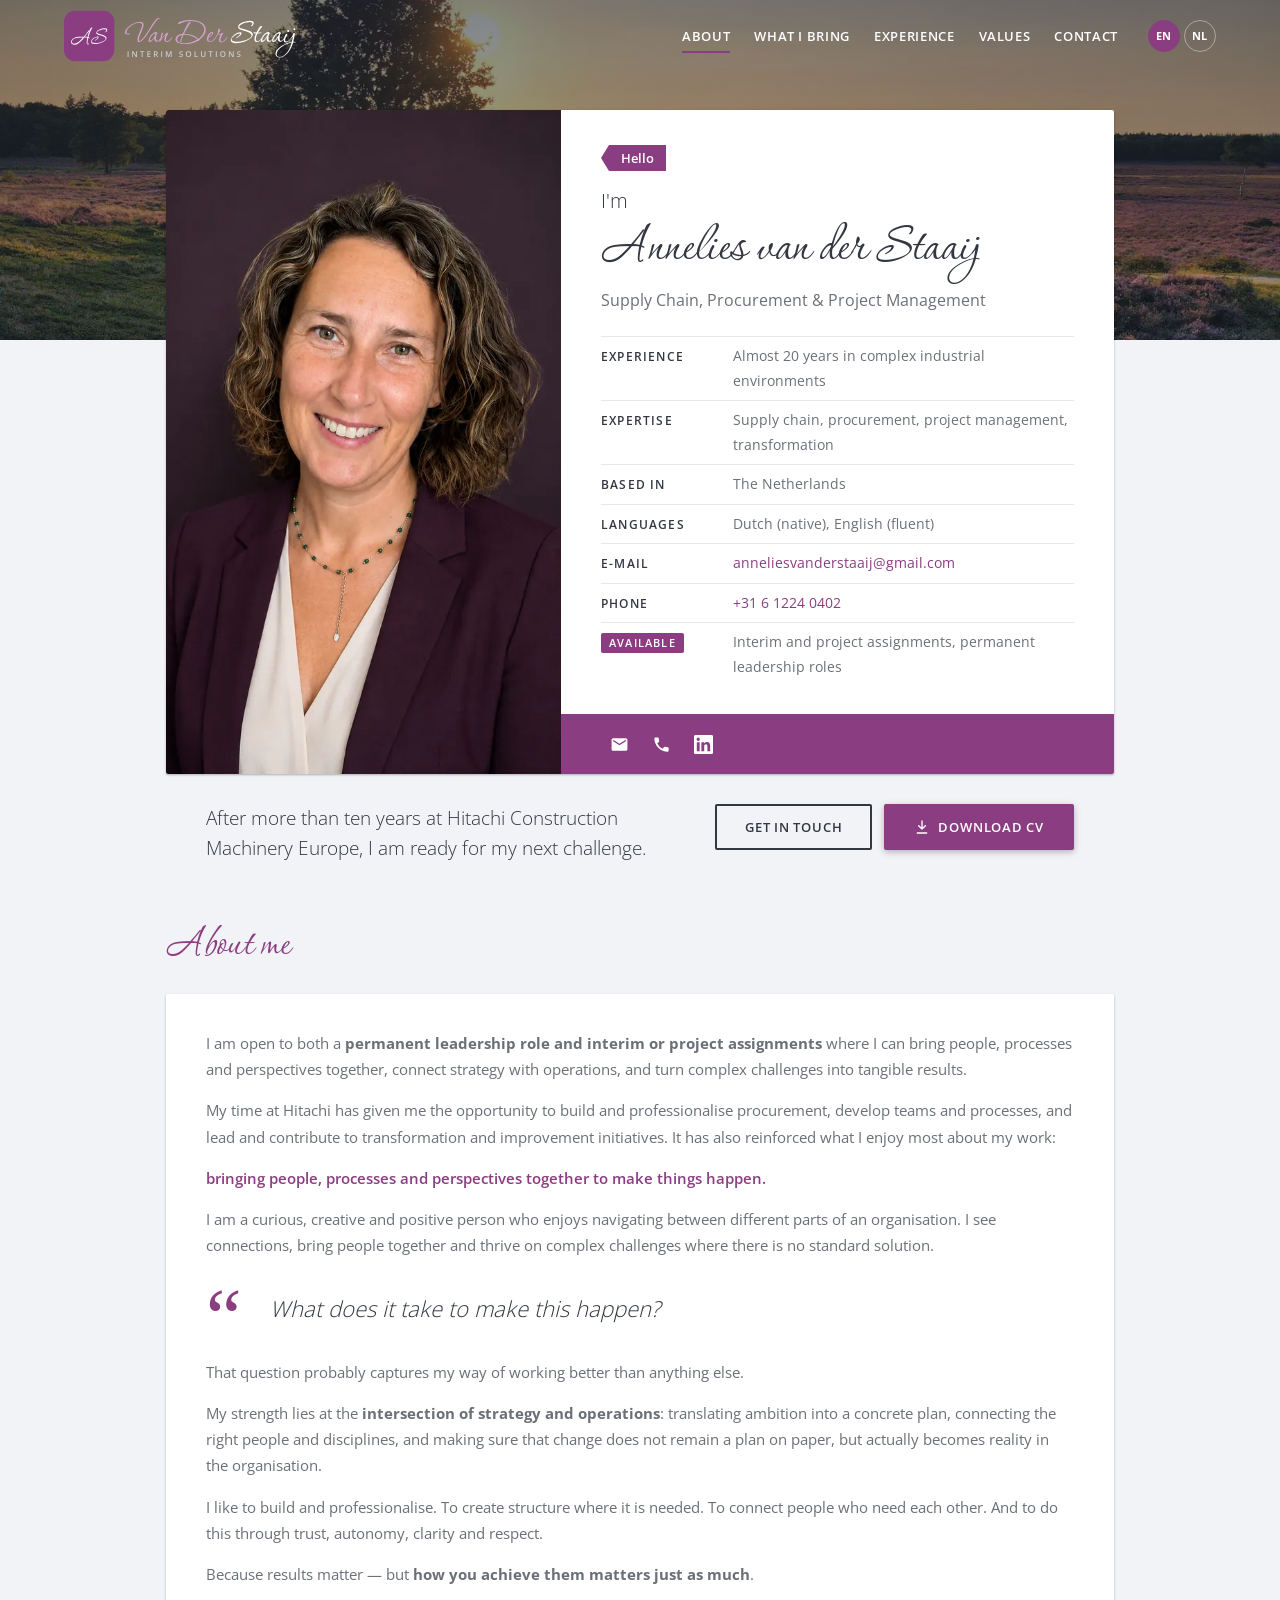
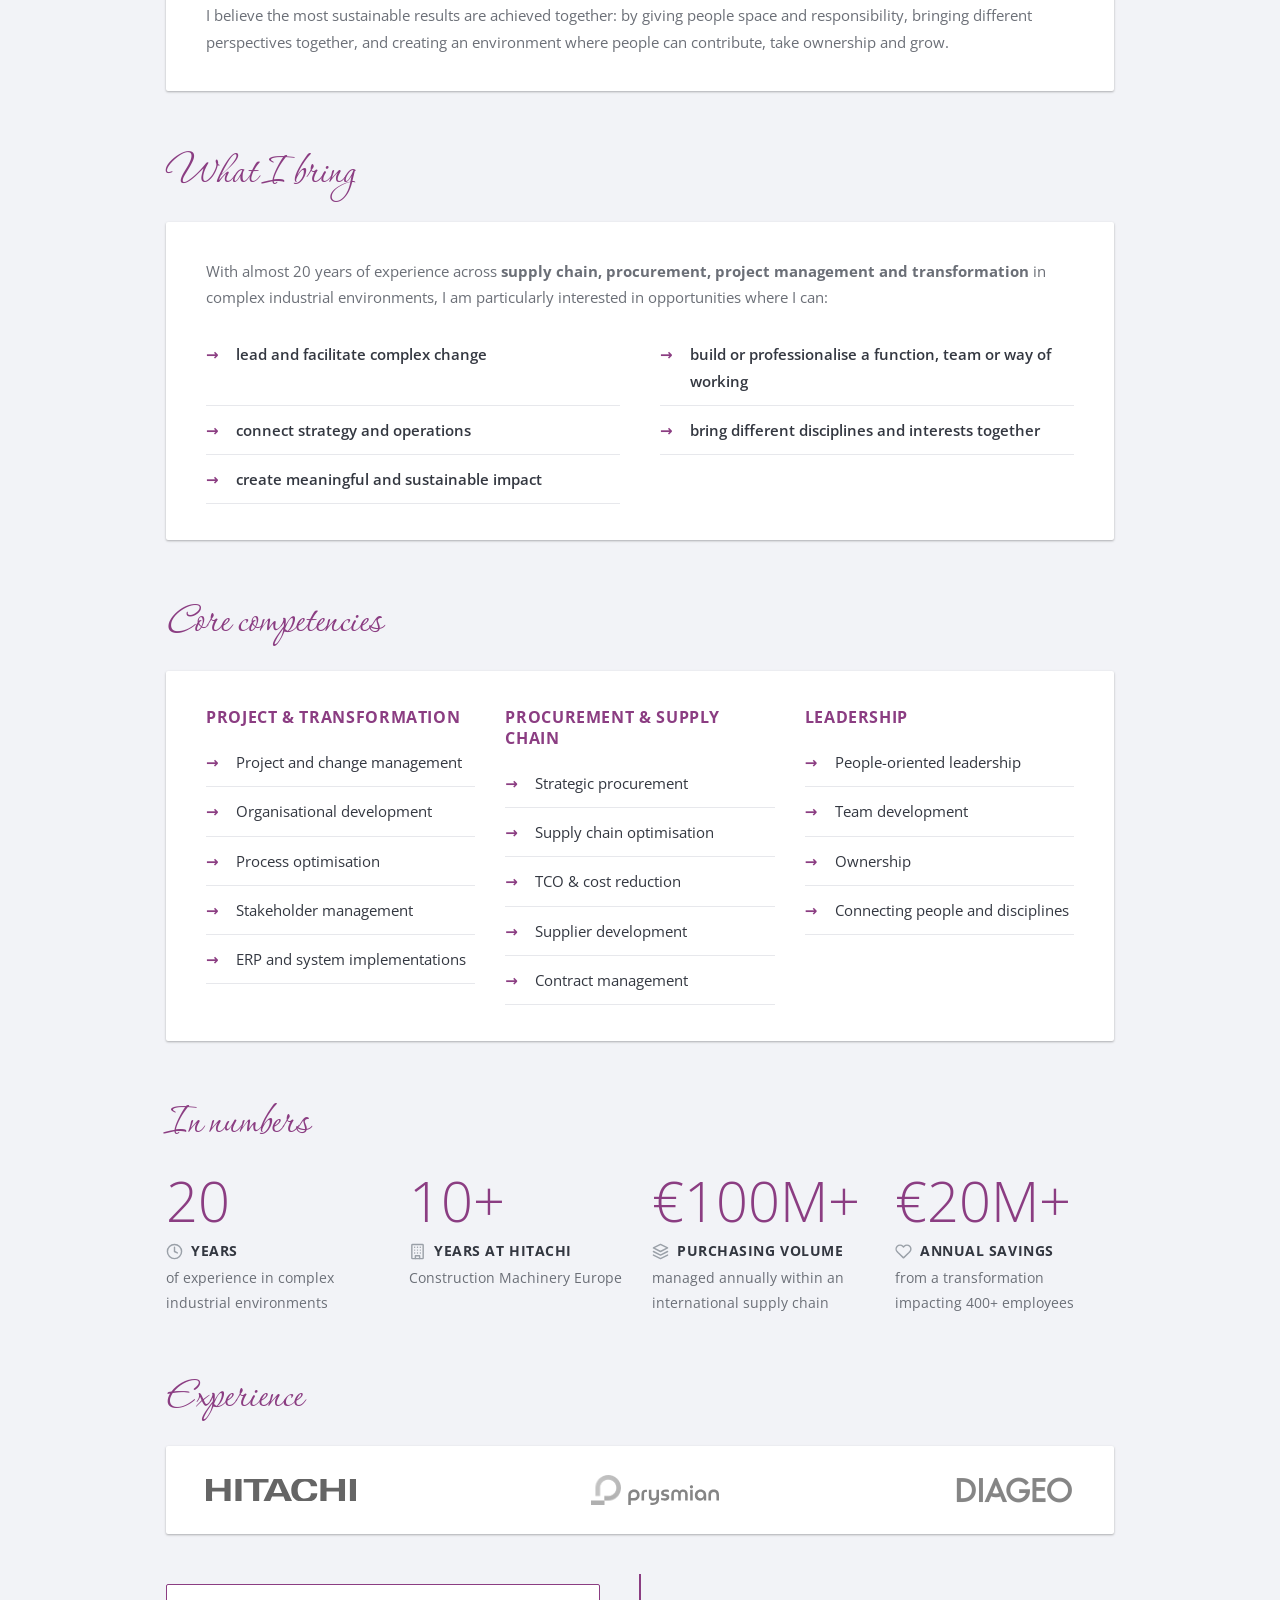
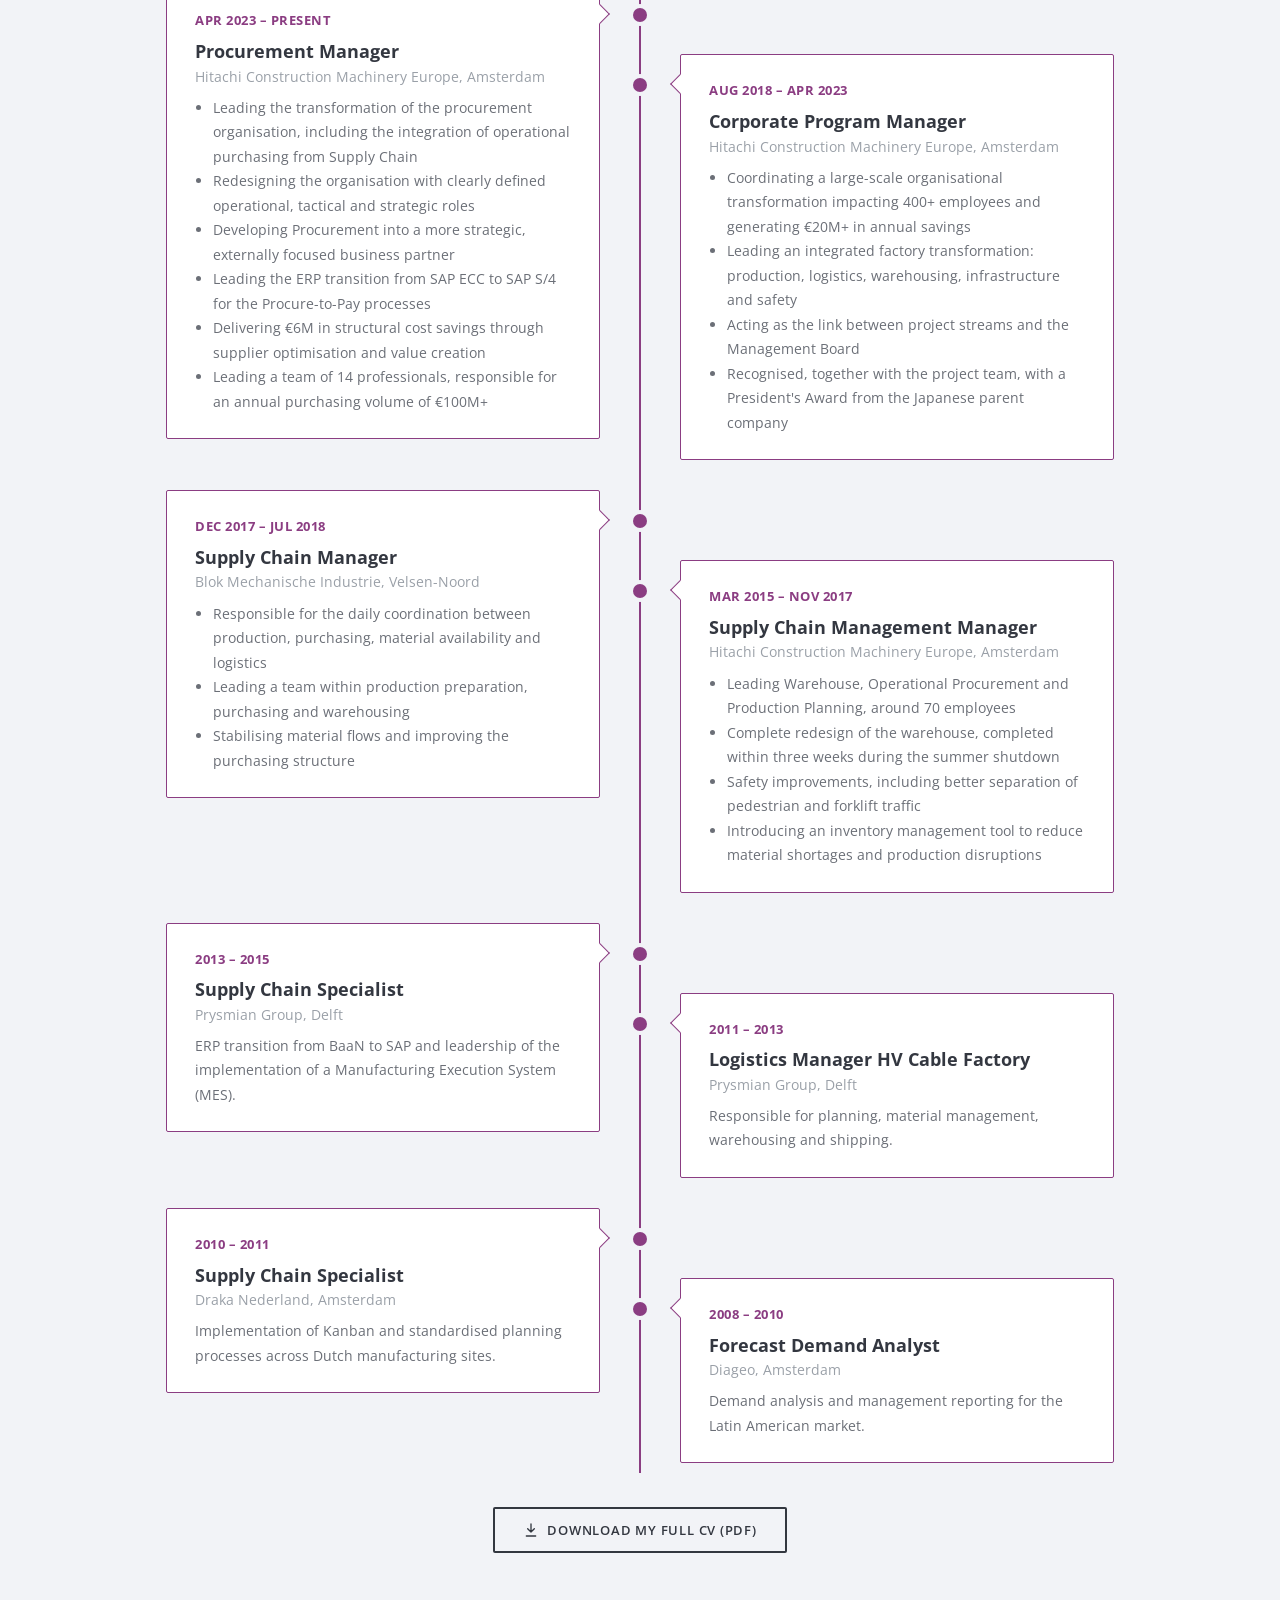
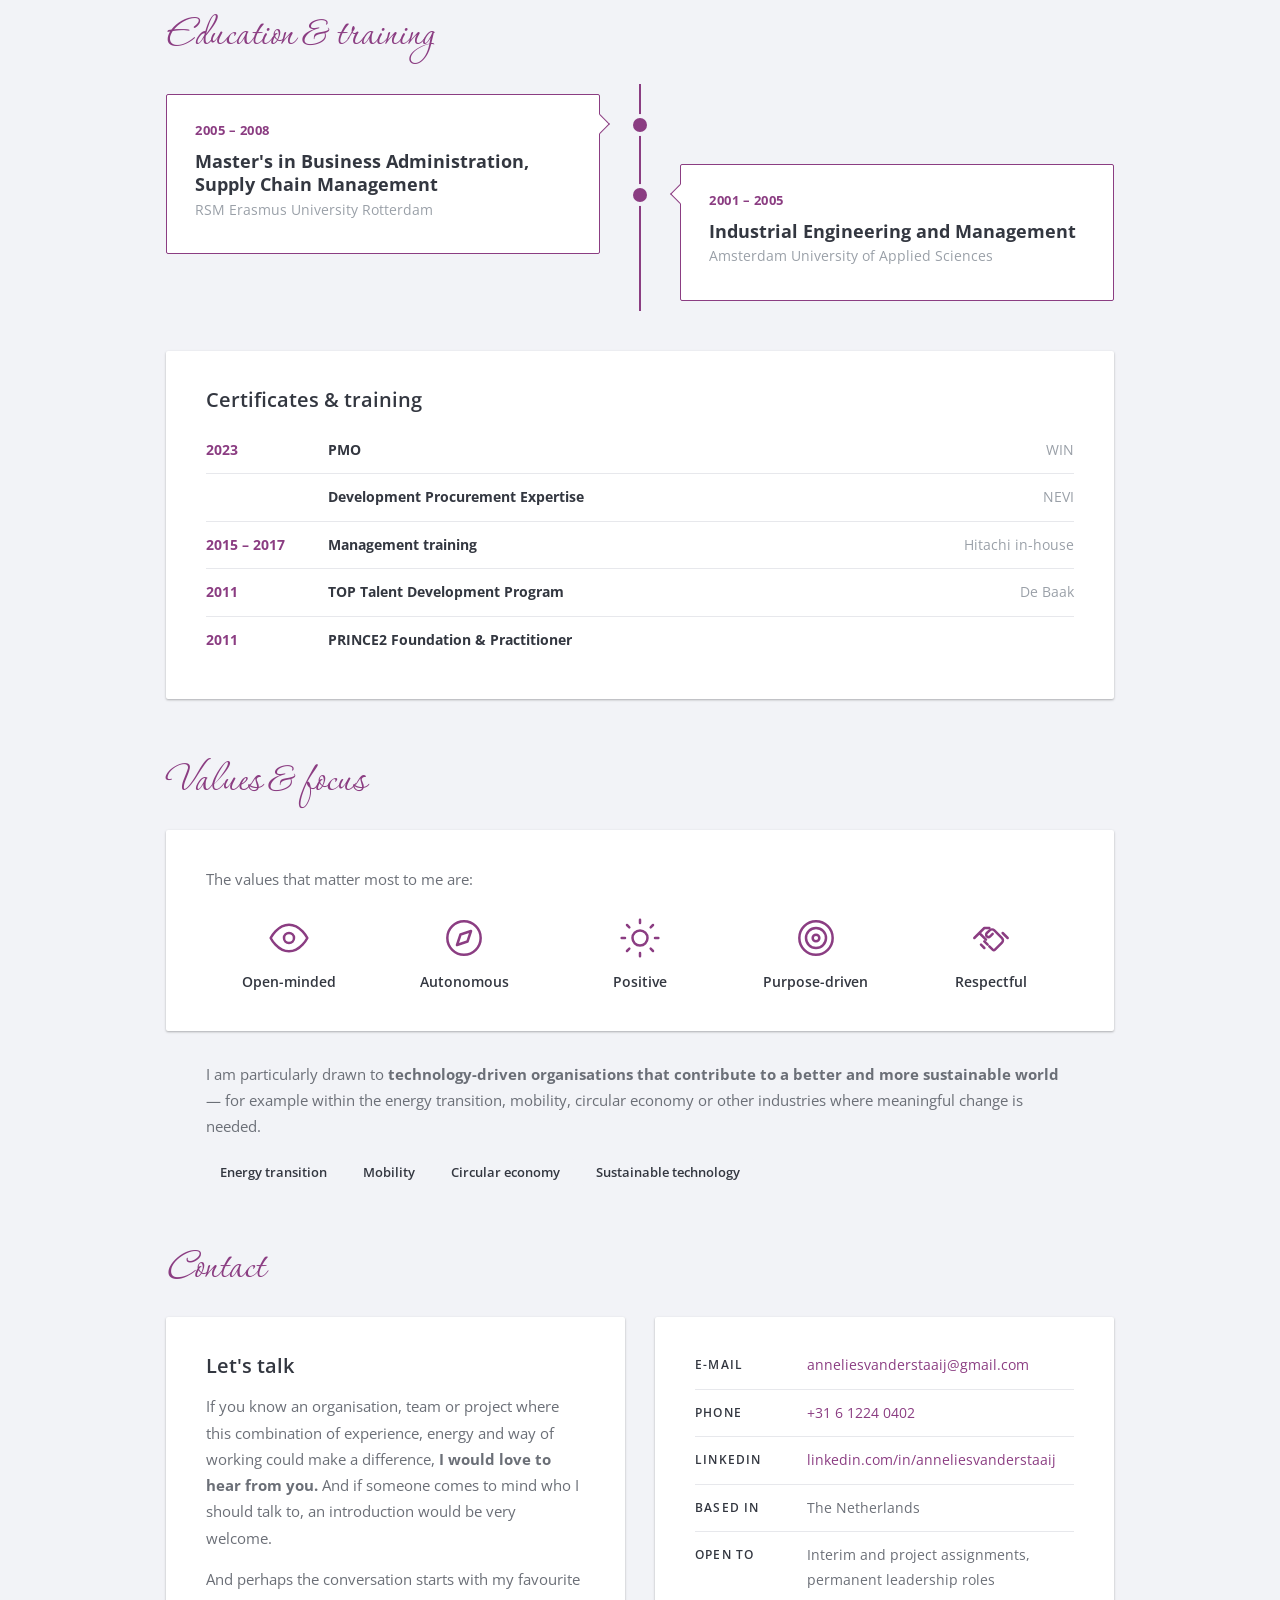
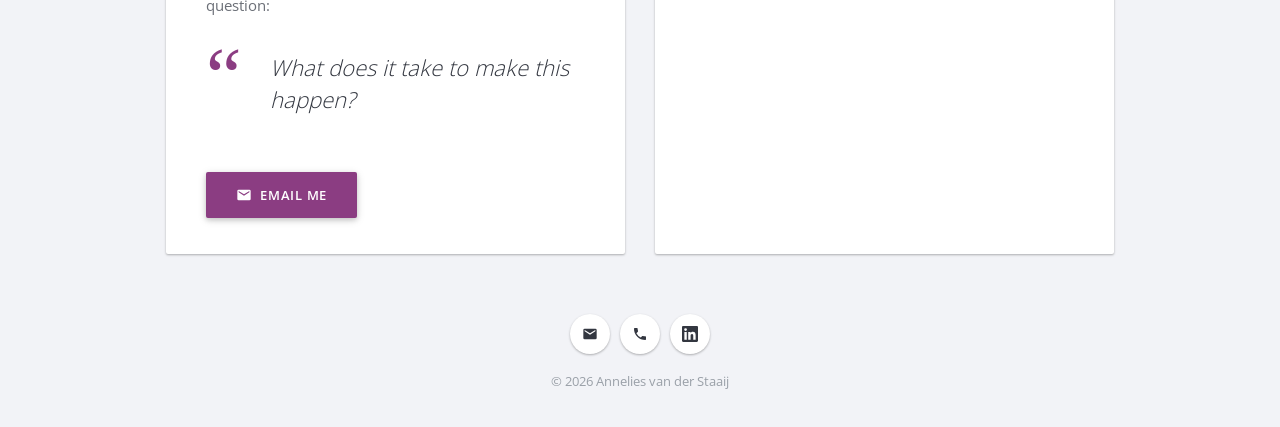
<file: index.html>
<!doctype html>
<html lang="en">
<head>
  <meta charset="utf-8">
  <meta name="viewport" content="width=device-width, initial-scale=1">
  <title>Annelies van der Staaij | Supply Chain, Procurement &amp; Transformation</title>
  <meta name="description" content="Annelies van der Staaij: almost 20 years in supply chain, procurement, project management and transformation. Open to interim assignments and permanent leadership roles.">
  <link rel="canonical" href="https://www.anneliesvanderstaaij.nl/">
  <link rel="alternate" hreflang="en" href="https://www.anneliesvanderstaaij.nl/">
  <link rel="alternate" hreflang="nl" href="https://www.anneliesvanderstaaij.nl/nl/">
  <link rel="alternate" hreflang="x-default" href="https://www.anneliesvanderstaaij.nl/">
  <meta property="og:type" content="profile">
  <meta property="og:title" content="Annelies van der Staaij">
  <meta property="og:description" content="Supply chain, procurement, project management and transformation. What does it take to make this happen?">
  <meta property="og:url" content="https://www.anneliesvanderstaaij.nl/">
  <meta property="og:image" content="https://www.anneliesvanderstaaij.nl/assets/img/og-image.png?v=2026112601">
  <meta property="og:locale" content="en_GB">
  <meta name="twitter:card" content="summary_large_image">
  <meta name="theme-color" content="#8b3d82">
  <link rel="icon" href="/assets/img/favicon-as.svg" type="image/svg+xml">
  <link rel="preload" href="/assets/fonts/open-sans-latin.woff2" as="font" type="font/woff2" crossorigin>
  <link rel="preload" href="/assets/fonts/corinthia-latin.woff2" as="font" type="font/woff2" crossorigin>
  <link rel="stylesheet" href="/assets/css/style.css?v=2026112601">
  <script src="/assets/js/site.js?v=2026112601"></script>
</head>
<body>
  <a class="skip-link" href="#main">Skip to content</a>
  <div class="preloader" aria-hidden="true"><div><span></span><span></span></div></div>

  <nav class="mobile-nav" aria-label="Mobile">
    <button class="mobile-nav-close" type="button" aria-label="Close menu"><svg class="icon"><use href="/assets/img/icons.svg#close"/></svg></button>
    <ul>
      <li><a href="#about">About</a></li>
      <li><a href="#bring">What I bring</a></li>
      <li><a href="#experience">Experience</a></li>
      <li><a href="#values">Values</a></li>
      <li><a href="#contact">Contact</a></li>
      <li><a href="/nl/" lang="nl" hreflang="nl">Nederlands</a></li>
    </ul>
  </nav>
  <div class="overlay"></div>

  <header class="header">
    <div class="head-bg"></div>
    <div class="head-bar">
      <div class="head-bar-inner">
        <a class="logo" href="#top" aria-label="Van Der Staaij Interim Solutions"><img class="logo-light" src="/assets/img/logo-as-wit.svg" alt="" width="179" height="40"><img class="logo-dark" src="/assets/img/logo-as.svg" alt="" width="179" height="40"></a>
        <div class="head-nav">
          <nav class="nav" aria-label="Main">
            <ul>
              <li><a href="#about">About</a></li>
              <li><a href="#bring">What I bring</a></li>
              <li><a href="#experience">Experience</a></li>
              <li><a href="#values">Values</a></li>
              <li><a href="#contact">Contact</a></li>
            </ul>
          </nav>
          <div class="lang-switch" aria-label="Language">
            <span aria-current="true" lang="en">EN</span>
            <a href="/nl/" lang="nl" hreflang="nl" title="Nederlands">NL</a>
          </div>
          <button class="btn-mobile-nav" type="button" aria-expanded="false">Menu</button>
        </div>
      </div>
    </div>
  </header>

  <main class="content" id="main">
    <div class="container" id="top">

      <section id="about" class="section">
        <div class="animate-up">
          <div class="section-box profile">
            <div class="profile-photo">
              <picture>
                <source srcset="/assets/img/annelies.webp" type="image/webp">
                <img src="/assets/img/annelies.jpg" alt="Portrait of Annelies van der Staaij" width="720" height="960">
              </picture>
            </div>
            <div class="profile-body">
              <div class="profile-info">
                <div class="profile-preword"><span>Hello</span></div>
                <h1 class="profile-title"><span>I'm</span> Annelies van der Staaij</h1>
                <p class="profile-position">Supply Chain, Procurement &amp; Project Management</p>
              </div>
              <ul class="profile-list">
                <li><strong class="title">Experience</strong><span class="cont">Almost 20 years in complex industrial environments</span></li>
                <li><strong class="title">Expertise</strong><span class="cont">Supply chain, procurement, project management, transformation</span></li>
                <li><strong class="title">Based in</strong><span class="cont">The Netherlands</span></li>
                <li data-row="languages"><strong class="title">Languages</strong><span class="cont">Dutch (native), English (fluent)</span></li>
                <li><strong class="title">E-mail</strong><span class="cont"><a href="mailto:anneliesvanderstaaij@gmail.com">anneliesvanderstaaij@gmail.com</a></span></li>
                <li><strong class="title">Phone</strong><span class="cont"><a href="tel:+31612240402">+31 6 1224 0402</a></span></li>
                <li><strong class="title"><span class="button">Available</span></strong><span class="cont">Interim and project assignments, permanent leadership roles</span></li>
              </ul>
              <ul class="profile-social">
                <li><a href="mailto:anneliesvanderstaaij@gmail.com" aria-label="E-mail"><svg class="icon"><use href="/assets/img/icons.svg#mail"/></svg></a></li>
                <li><a href="tel:+31612240402" aria-label="Phone"><svg class="icon"><use href="/assets/img/icons.svg#phone"/></svg></a></li>
                <li><a href="https://www.linkedin.com/in/anneliesvanderstaaij/" aria-label="LinkedIn"><svg class="icon"><use href="/assets/img/icons.svg#linkedin"/></svg></a></li>
              </ul>
            </div>
          </div>
          <div class="section-txt-btn">
            <div class="btn-group">
              <a class="btn btn-border" href="#contact">Get in touch</a>
              <a class="btn" href="/assets/cv/CV-Annelies-van-der-Staaij-EN.pdf" download><svg class="icon"><use href="/assets/img/icons.svg#download"/></svg>Download CV</a>
            </div>
            <p class="lead">After more than ten years at Hitachi Construction Machinery Europe, I am ready for my next challenge.</p>
          </div>
        </div>
      </section>

      <section id="story" class="section">
        <div class="animate-up">
          <h2 class="section-title">About me</h2>
          <div class="section-box">
            <p>I am open to both a <strong>permanent leadership role and interim or project assignments</strong> where I can bring people, processes and perspectives together, connect strategy with operations, and turn complex challenges into tangible results.</p>
            <p>My time at Hitachi has given me the opportunity to build and professionalise procurement, develop teams and processes, and lead and contribute to transformation and improvement initiatives. It has also reinforced what I enjoy most about my work:</p>
            <p class="highlight">bringing people, processes and perspectives together to make things happen.</p>
            <p>I am a curious, creative and positive person who enjoys navigating between different parts of an organisation. I see connections, bring people together and thrive on complex challenges where there is no standard solution.</p>
            <blockquote><p>What does it take to make this happen?</p></blockquote>
            <p>That question probably captures my way of working better than anything else.</p>
            <p>My strength lies at the <strong>intersection of strategy and operations</strong>: translating ambition into a concrete plan, connecting the right people and disciplines, and making sure that change does not remain a plan on paper, but actually becomes reality in the organisation.</p>
            <p>I like to build and professionalise. To create structure where it is needed. To connect people who need each other. And to do this through trust, autonomy, clarity and respect.</p>
            <p>Because results matter — but <strong>how you achieve them matters just as much</strong>.</p>
            <p>I believe the most sustainable results are achieved together: by giving people space and responsibility, bringing different perspectives together, and creating an environment where people can contribute, take ownership and grow.</p>
          </div>
        </div>
      </section>

      <section id="bring" class="section">
        <div class="animate-up">
          <h2 class="section-title">What I bring</h2>
          <div class="section-box">
            <p>With almost 20 years of experience across <strong>supply chain, procurement, project management and transformation</strong> in complex industrial environments, I am particularly interested in opportunities where I can:</p>
            <ul class="styled-list">
              <li>lead and facilitate complex change</li>
              <li>build or professionalise a function, team or way of working</li>
              <li>connect strategy and operations</li>
              <li>bring different disciplines and interests together</li>
              <li>create meaningful and sustainable impact</li>
            </ul>
          </div>
        </div>
      </section>

      <section id="competencies" class="section">
        <div class="animate-up">
          <h2 class="section-title">Core competencies</h2>
          <div class="section-box">
            <div class="competencies">
              <div>
                <h3>Project &amp; transformation</h3>
                <ul class="styled-list">
                  <li>Project and change management</li>
                  <li>Organisational development</li>
                  <li>Process optimisation</li>
                  <li>Stakeholder management</li>
                  <li>ERP and system implementations</li>
                </ul>
              </div>
              <div>
                <h3>Procurement &amp; supply chain</h3>
                <ul class="styled-list">
                  <li>Strategic procurement</li>
                  <li>Supply chain optimisation</li>
                  <li>TCO &amp; cost reduction</li>
                  <li>Supplier development</li>
                  <li>Contract management</li>
                </ul>
              </div>
              <div>
                <h3>Leadership</h3>
                <ul class="styled-list">
                  <li>People-oriented leadership</li>
                  <li>Team development</li>
                  <li>Ownership</li>
                  <li>Connecting people and disciplines</li>
                </ul>
              </div>
            </div>
          </div>
        </div>
      </section>

      <section id="facts" class="section">
        <div class="animate-up">
          <h2 class="section-title">In numbers</h2>
          <div class="statistics">
            <div class="statistic">
              <div class="statistic-value">20</div>
              <h3 class="statistic-title"><svg class="icon"><use href="/assets/img/icons.svg#clock"/></svg>Years</h3>
              <p class="statistic-cont">of experience in complex industrial environments</p>
            </div>
            <div class="statistic">
              <div class="statistic-value">10+</div>
              <h3 class="statistic-title"><svg class="icon"><use href="/assets/img/icons.svg#building"/></svg>Years at Hitachi</h3>
              <p class="statistic-cont">Construction Machinery Europe</p>
            </div>
            <div class="statistic">
              <div class="statistic-value">€100M+</div>
              <h3 class="statistic-title"><svg class="icon"><use href="/assets/img/icons.svg#layers"/></svg>Purchasing volume</h3>
              <p class="statistic-cont">managed annually within an international supply chain</p>
            </div>
            <div class="statistic">
              <div class="statistic-value">€20M+</div>
              <h3 class="statistic-title"><svg class="icon"><use href="/assets/img/icons.svg#heart"/></svg>Annual savings</h3>
              <p class="statistic-cont">from a transformation impacting 400+ employees</p>
            </div>
          </div>
        </div>
      </section>

      <section id="experience" class="section">
        <div class="animate-up">
          <h2 class="section-title">Experience</h2>
          <ul class="logo-strip" aria-label="Companies I have worked for">
            <li><img src="/assets/img/logos/hitachi-black.svg" alt="Hitachi Construction Machinery" width="160" height="22"></li>
            <li><img src="/assets/img/logos/prysmian.svg" alt="Prysmian Group" width="128" height="30"></li>
            <li><img src="/assets/img/logos/diageo.png" alt="Diageo" width="120" height="30"></li>
          </ul>
          <div class="timeline">
            <div class="timeline-bar"></div>
            <div class="timeline-inner">
              <div class="timeline-box timeline-box-left">
                <span class="dot"></span>
                <div class="timeline-box-inner animate-right">
                  <span class="arrow"></span>
                  <div class="date">Apr 2023 – present</div>
                  <h3>Procurement Manager</h3>
                  <h4>Hitachi Construction Machinery Europe, Amsterdam</h4>
                  <ul>
                    <li>Leading the transformation of the procurement organisation, including the integration of operational purchasing from Supply Chain</li>
                    <li>Redesigning the organisation with clearly defined operational, tactical and strategic roles</li>
                    <li>Developing Procurement into a more strategic, externally focused business partner</li>
                    <li>Leading the ERP transition from SAP ECC to SAP S/4 for the Procure-to-Pay processes</li>
                    <li>Delivering €6M in structural cost savings through supplier optimisation and value creation</li>
                    <li>Leading a team of 14 professionals, responsible for an annual purchasing volume of €100M+</li>
                  </ul>
                </div>
              </div>
              <div class="timeline-box timeline-box-right">
                <span class="dot"></span>
                <div class="timeline-box-inner animate-left">
                  <span class="arrow"></span>
                  <div class="date">Aug 2018 – Apr 2023</div>
                  <h3>Corporate Program Manager</h3>
                  <h4>Hitachi Construction Machinery Europe, Amsterdam</h4>
                  <ul>
                    <li>Coordinating a large-scale organisational transformation impacting 400+ employees and generating €20M+ in annual savings</li>
                    <li>Leading an integrated factory transformation: production, logistics, warehousing, infrastructure and safety</li>
                    <li>Acting as the link between project streams and the Management Board</li>
                    <li>Recognised, together with the project team, with a President's Award from the Japanese parent company</li>
                  </ul>
                </div>
              </div>
              <div class="timeline-box timeline-box-left">
                <span class="dot"></span>
                <div class="timeline-box-inner animate-right">
                  <span class="arrow"></span>
                  <div class="date">Dec 2017 – Jul 2018</div>
                  <h3>Supply Chain Manager</h3>
                  <h4>Blok Mechanische Industrie, Velsen-Noord</h4>
                  <ul>
                    <li>Responsible for the daily coordination between production, purchasing, material availability and logistics</li>
                    <li>Leading a team within production preparation, purchasing and warehousing</li>
                    <li>Stabilising material flows and improving the purchasing structure</li>
                  </ul>
                </div>
              </div>
              <div class="timeline-box timeline-box-right">
                <span class="dot"></span>
                <div class="timeline-box-inner animate-left">
                  <span class="arrow"></span>
                  <div class="date">Mar 2015 – Nov 2017</div>
                  <h3>Supply Chain Management Manager</h3>
                  <h4>Hitachi Construction Machinery Europe, Amsterdam</h4>
                  <ul>
                    <li>Leading Warehouse, Operational Procurement and Production Planning, around 70 employees</li>
                    <li>Complete redesign of the warehouse, completed within three weeks during the summer shutdown</li>
                    <li>Safety improvements, including better separation of pedestrian and forklift traffic</li>
                    <li>Introducing an inventory management tool to reduce material shortages and production disruptions</li>
                  </ul>
                </div>
              </div>
              <div class="timeline-box timeline-box-left">
                <span class="dot"></span>
                <div class="timeline-box-inner animate-right">
                  <span class="arrow"></span>
                  <div class="date">2013 – 2015</div>
                  <h3>Supply Chain Specialist</h3>
                  <h4>Prysmian Group, Delft</h4>
                  <p>ERP transition from BaaN to SAP and leadership of the implementation of a Manufacturing Execution System (MES).</p>
                </div>
              </div>
              <div class="timeline-box timeline-box-right">
                <span class="dot"></span>
                <div class="timeline-box-inner animate-left">
                  <span class="arrow"></span>
                  <div class="date">2011 – 2013</div>
                  <h3>Logistics Manager HV Cable Factory</h3>
                  <h4>Prysmian Group, Delft</h4>
                  <p>Responsible for planning, material management, warehousing and shipping.</p>
                </div>
              </div>
              <div class="timeline-box timeline-box-left">
                <span class="dot"></span>
                <div class="timeline-box-inner animate-right">
                  <span class="arrow"></span>
                  <div class="date">2010 – 2011</div>
                  <h3>Supply Chain Specialist</h3>
                  <h4>Draka Nederland, Amsterdam</h4>
                  <p>Implementation of Kanban and standardised planning processes across Dutch manufacturing sites.</p>
                </div>
              </div>
              <div class="timeline-box timeline-box-right">
                <span class="dot"></span>
                <div class="timeline-box-inner animate-left">
                  <span class="arrow"></span>
                  <div class="date">2008 – 2010</div>
                  <h3>Forecast Demand Analyst</h3>
                  <h4>Diageo, Amsterdam</h4>
                  <p>Demand analysis and management reporting for the Latin American market.</p>
                </div>
              </div>
            </div>
          </div>
          <p class="cv-download"><a class="btn btn-border" href="/assets/cv/CV-Annelies-van-der-Staaij-EN.pdf" download><svg class="icon"><use href="/assets/img/icons.svg#download"/></svg>Download my full CV (PDF)</a></p>
        </div>
      </section>

      <section id="education" class="section">
        <div class="animate-up">
          <h2 class="section-title">Education &amp; training</h2>
          <div class="timeline">
            <div class="timeline-bar"></div>
            <div class="timeline-inner">
              <div class="timeline-box timeline-box-left">
                <span class="dot"></span>
                <div class="timeline-box-inner animate-right">
                  <span class="arrow"></span>
                  <div class="date">2005 – 2008</div>
                  <h3>Master's in Business Administration, Supply Chain Management</h3>
                  <h4>RSM Erasmus University Rotterdam</h4>
                </div>
              </div>
              <div class="timeline-box timeline-box-right">
                <span class="dot"></span>
                <div class="timeline-box-inner animate-left">
                  <span class="arrow"></span>
                  <div class="date">2001 – 2005</div>
                  <h3>Industrial Engineering and Management</h3>
                  <h4>Amsterdam University of Applied Sciences</h4>
                </div>
              </div>
            </div>
          </div>
          <div class="section-box">
            <h3 class="box-title">Certificates &amp; training</h3>
            <ul class="cert-list">
              <li><span class="cert-year">2023</span><strong>PMO</strong><span class="cert-org">WIN</span></li>
              <li><span class="cert-year"></span><strong>Development Procurement Expertise</strong><span class="cert-org">NEVI</span></li>
              <li><span class="cert-year">2015 – 2017</span><strong>Management training</strong><span class="cert-org">Hitachi in-house</span></li>
              <li><span class="cert-year">2011</span><strong>TOP Talent Development Program</strong><span class="cert-org">De Baak</span></li>
              <li><span class="cert-year">2011</span><strong>PRINCE2 Foundation &amp; Practitioner</strong><span class="cert-org"></span></li>
            </ul>
          </div>
        </div>
      </section>

      <section id="values" class="section">
        <div class="animate-up">
          <h2 class="section-title">Values &amp; focus</h2>
          <div class="section-box">
            <p>The values that matter most to me are:</p>
            <ul class="interests-list">
              <li><svg class="icon"><use href="/assets/img/icons.svg#eye"/></svg><span>Open-minded</span></li>
              <li><svg class="icon"><use href="/assets/img/icons.svg#compass"/></svg><span>Autonomous</span></li>
              <li><svg class="icon"><use href="/assets/img/icons.svg#sun"/></svg><span>Positive</span></li>
              <li><svg class="icon"><use href="/assets/img/icons.svg#target"/></svg><span>Purpose-driven</span></li>
              <li><svg class="icon"><use href="/assets/img/icons.svg#handshake"/></svg><span>Respectful</span></li>
            </ul>
          </div>
          <div class="section-txt-btn">
            <div>
              <p>I am particularly drawn to <strong>technology-driven organisations that contribute to a better and more sustainable world</strong> — for example within the energy transition, mobility, circular economy or other industries where meaningful change is needed.</p>
              <ul class="tags">
                <li>Energy transition</li>
                <li>Mobility</li>
                <li>Circular economy</li>
                <li>Sustainable technology</li>
              </ul>
            </div>
          </div>
        </div>
      </section>

      <section id="contact" class="section">
        <div class="animate-up">
          <h2 class="section-title">Contact</h2>
          <div class="contact-grid">
            <div class="section-box">
              <h3>Let's talk</h3>
              <p>If you know an organisation, team or project where this combination of experience, energy and way of working could make a difference, <strong>I would love to hear from you.</strong> And if someone comes to mind who I should talk to, an introduction would be very welcome.</p>
              <p>And perhaps the conversation starts with my favourite question:</p>
              <blockquote><p>What does it take to make this happen?</p></blockquote>
              <a class="btn" href="mailto:anneliesvanderstaaij@gmail.com"><svg class="icon"><use href="/assets/img/icons.svg#mail"/></svg>Email me</a>
            </div>
            <div class="section-box">
              <ul class="contact-list">
                <li><strong>E-mail</strong><span><a href="mailto:anneliesvanderstaaij@gmail.com">anneliesvanderstaaij@gmail.com</a></span></li>
                <li><strong>Phone</strong><span><a href="tel:+31612240402">+31 6 1224 0402</a></span></li>
                <li><strong>LinkedIn</strong><span><a href="https://www.linkedin.com/in/anneliesvanderstaaij/">linkedin.com/in/anneliesvanderstaaij</a></span></li>
                <li><strong>Based in</strong><span>The Netherlands</span></li>
                <li><strong>Open to</strong><span>Interim and project assignments, permanent leadership roles</span></li>
              </ul>
            </div>
          </div>
        </div>
      </section>

    </div>
  </main>

  <footer class="footer">
    <ul class="social">
      <li><a href="mailto:anneliesvanderstaaij@gmail.com" aria-label="E-mail"><svg class="icon"><use href="/assets/img/icons.svg#mail"/></svg></a></li>
      <li><a href="tel:+31612240402" aria-label="Phone"><svg class="icon"><use href="/assets/img/icons.svg#phone"/></svg></a></li>
      <li><a href="https://www.linkedin.com/in/anneliesvanderstaaij/" aria-label="LinkedIn"><svg class="icon"><use href="/assets/img/icons.svg#linkedin"/></svg></a></li>
    </ul>
    <p>© <span id="year">2026</span> Annelies van der Staaij</p>
  </footer>

  <a href="#top" class="btn-scroll-top" aria-label="Back to top"><svg class="icon"><use href="/assets/img/icons.svg#arrow-up"/></svg></a>
</body>
</html>
</file>
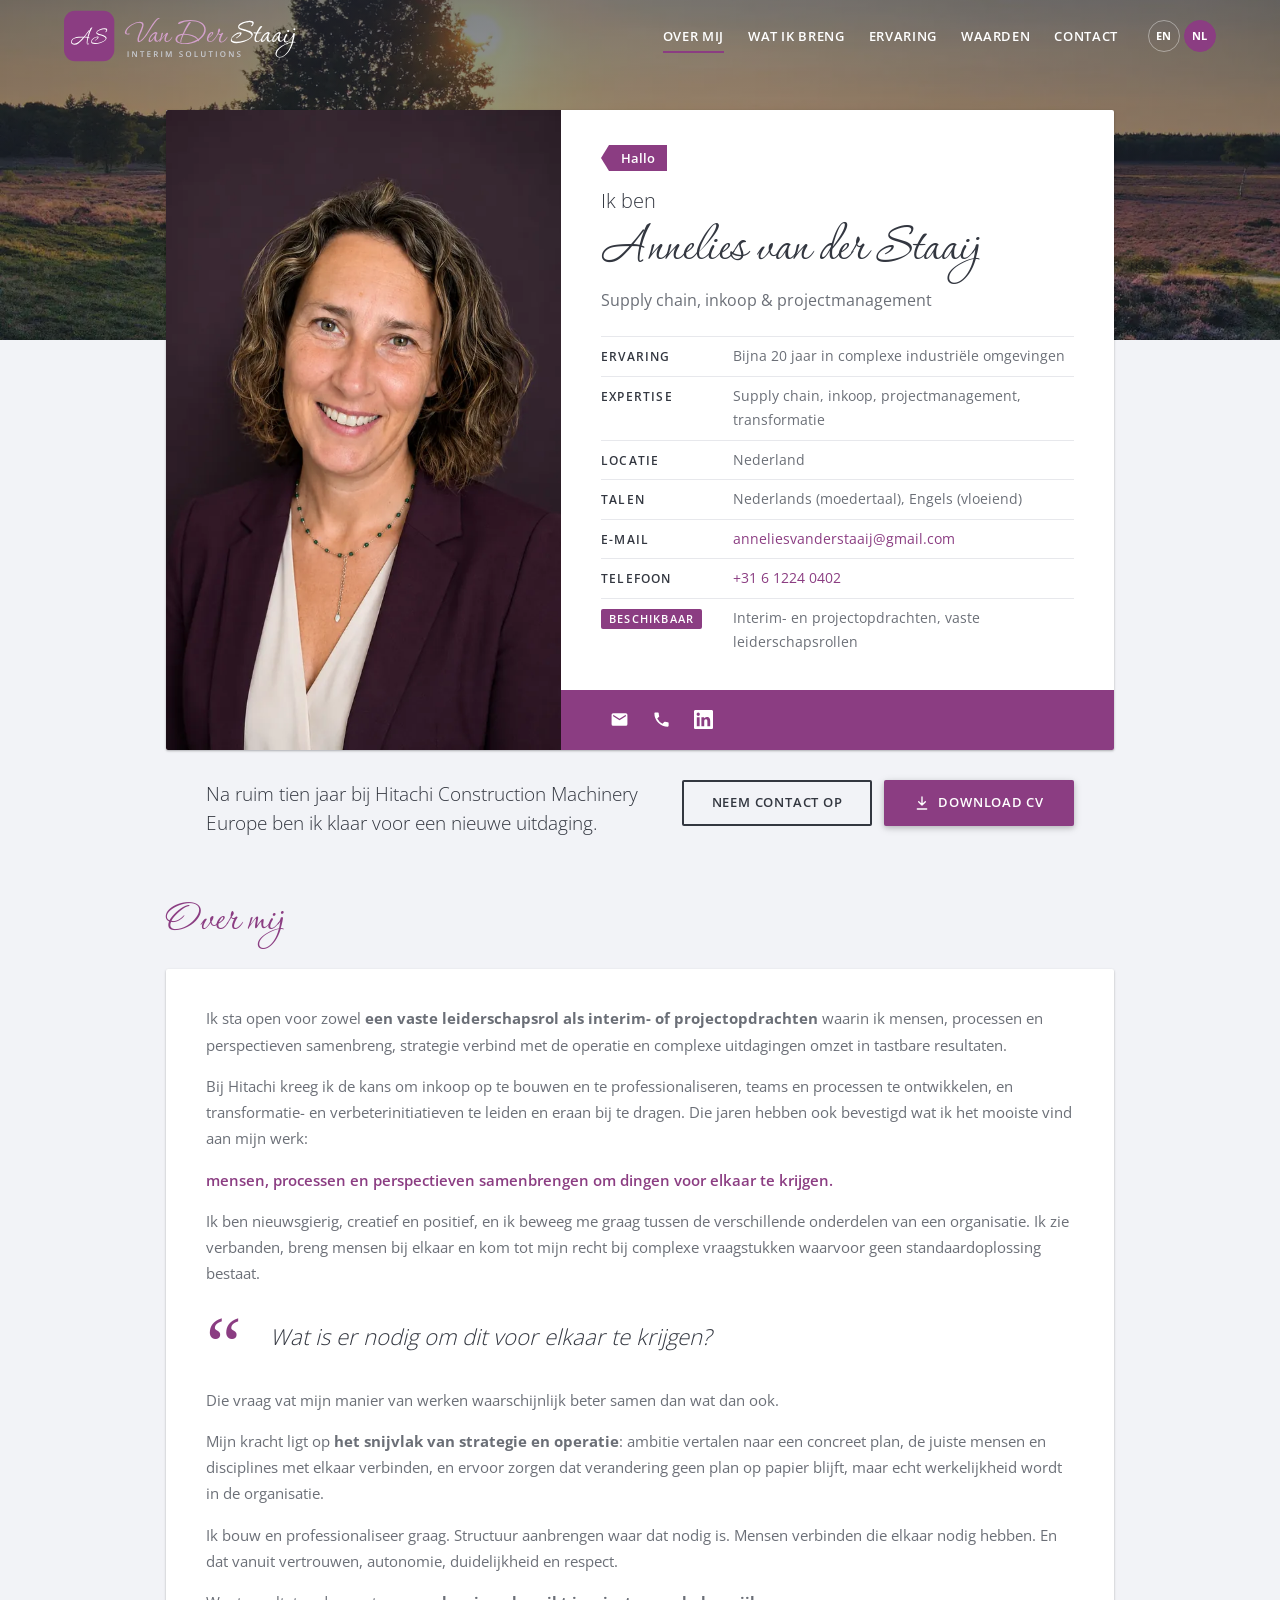
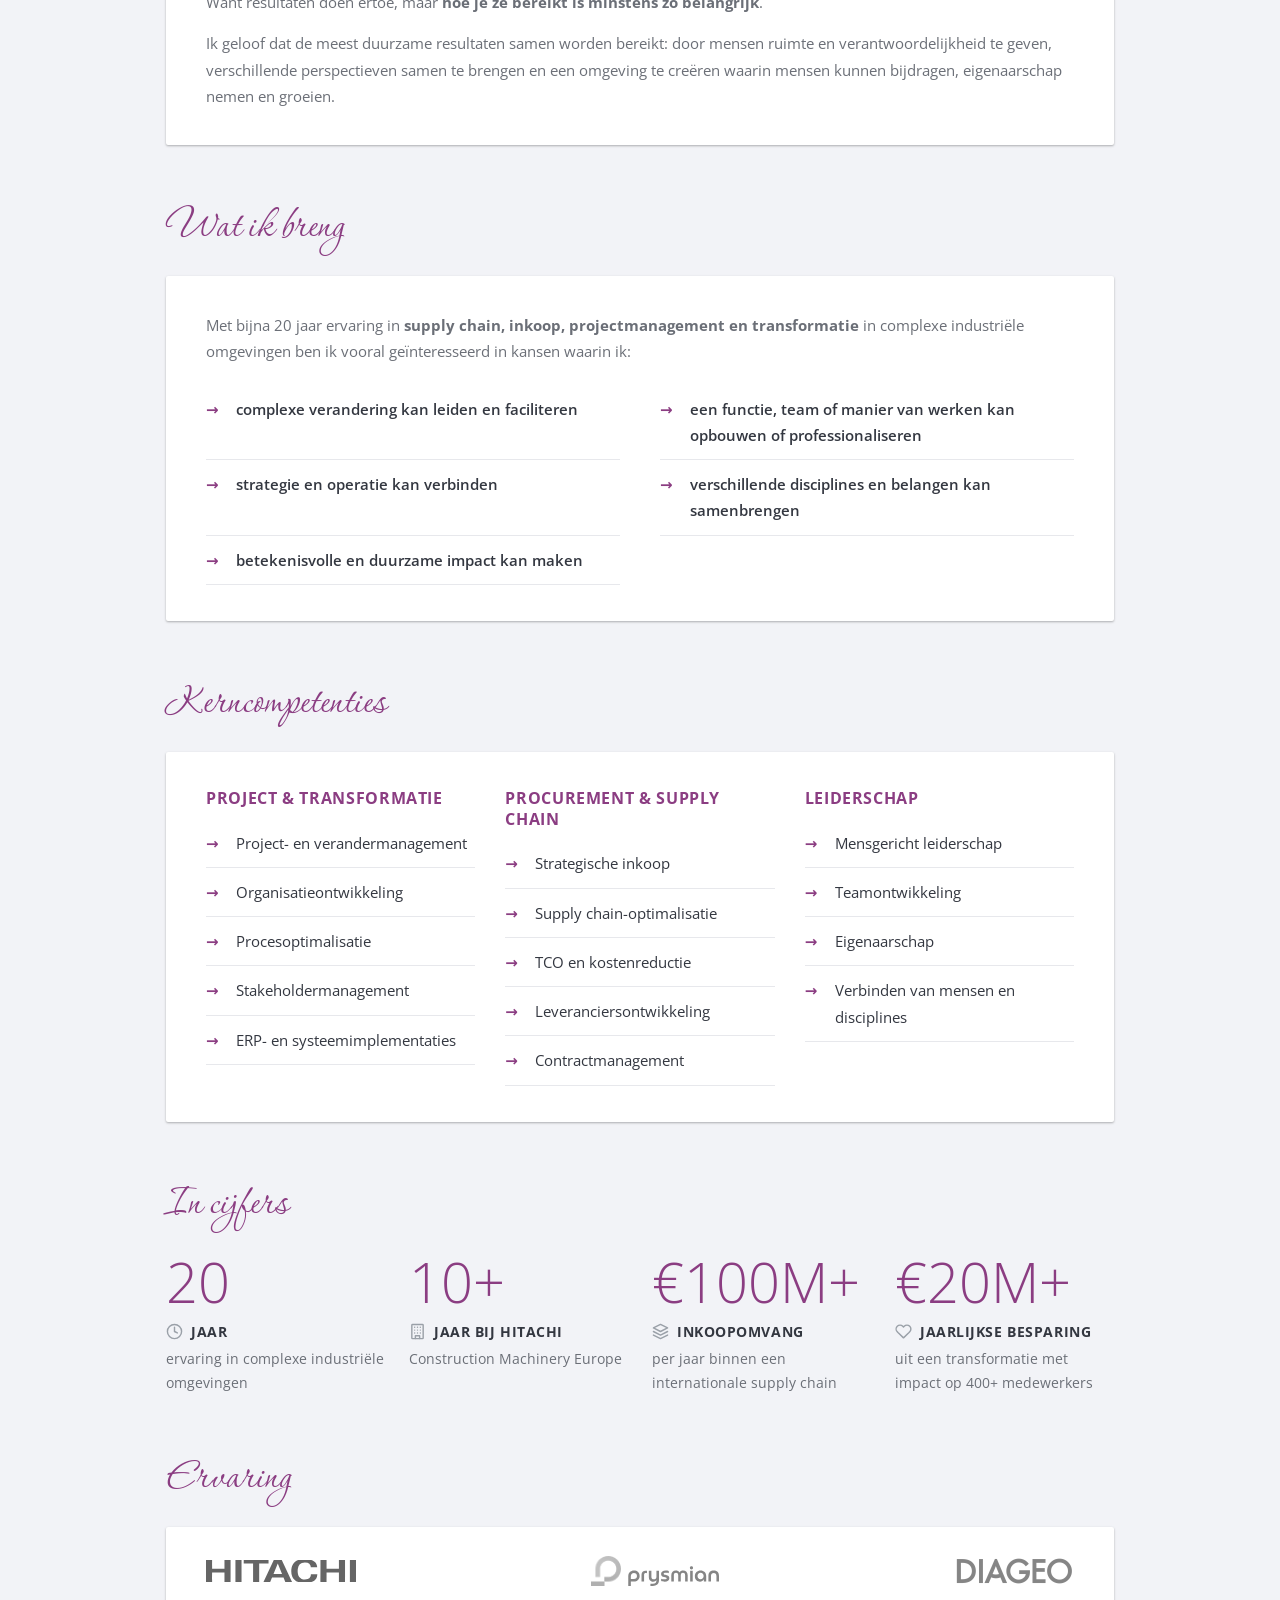
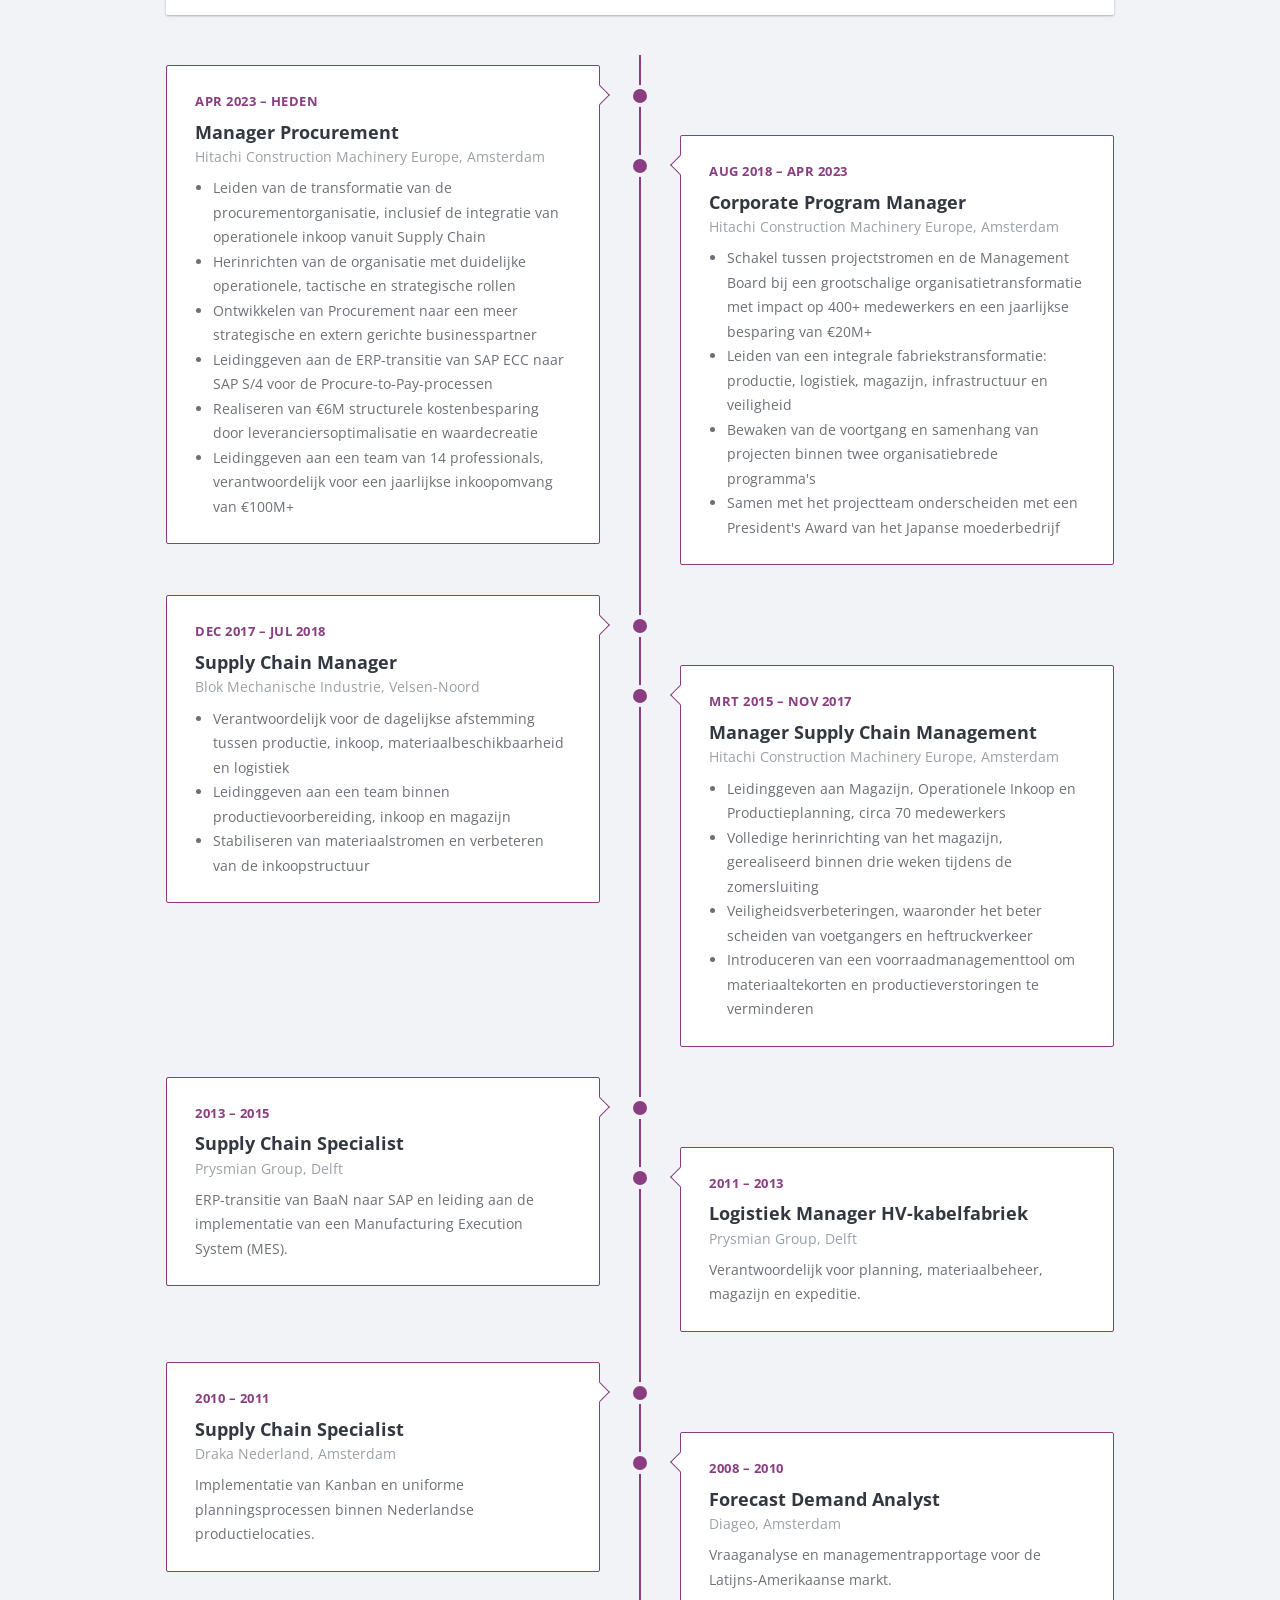
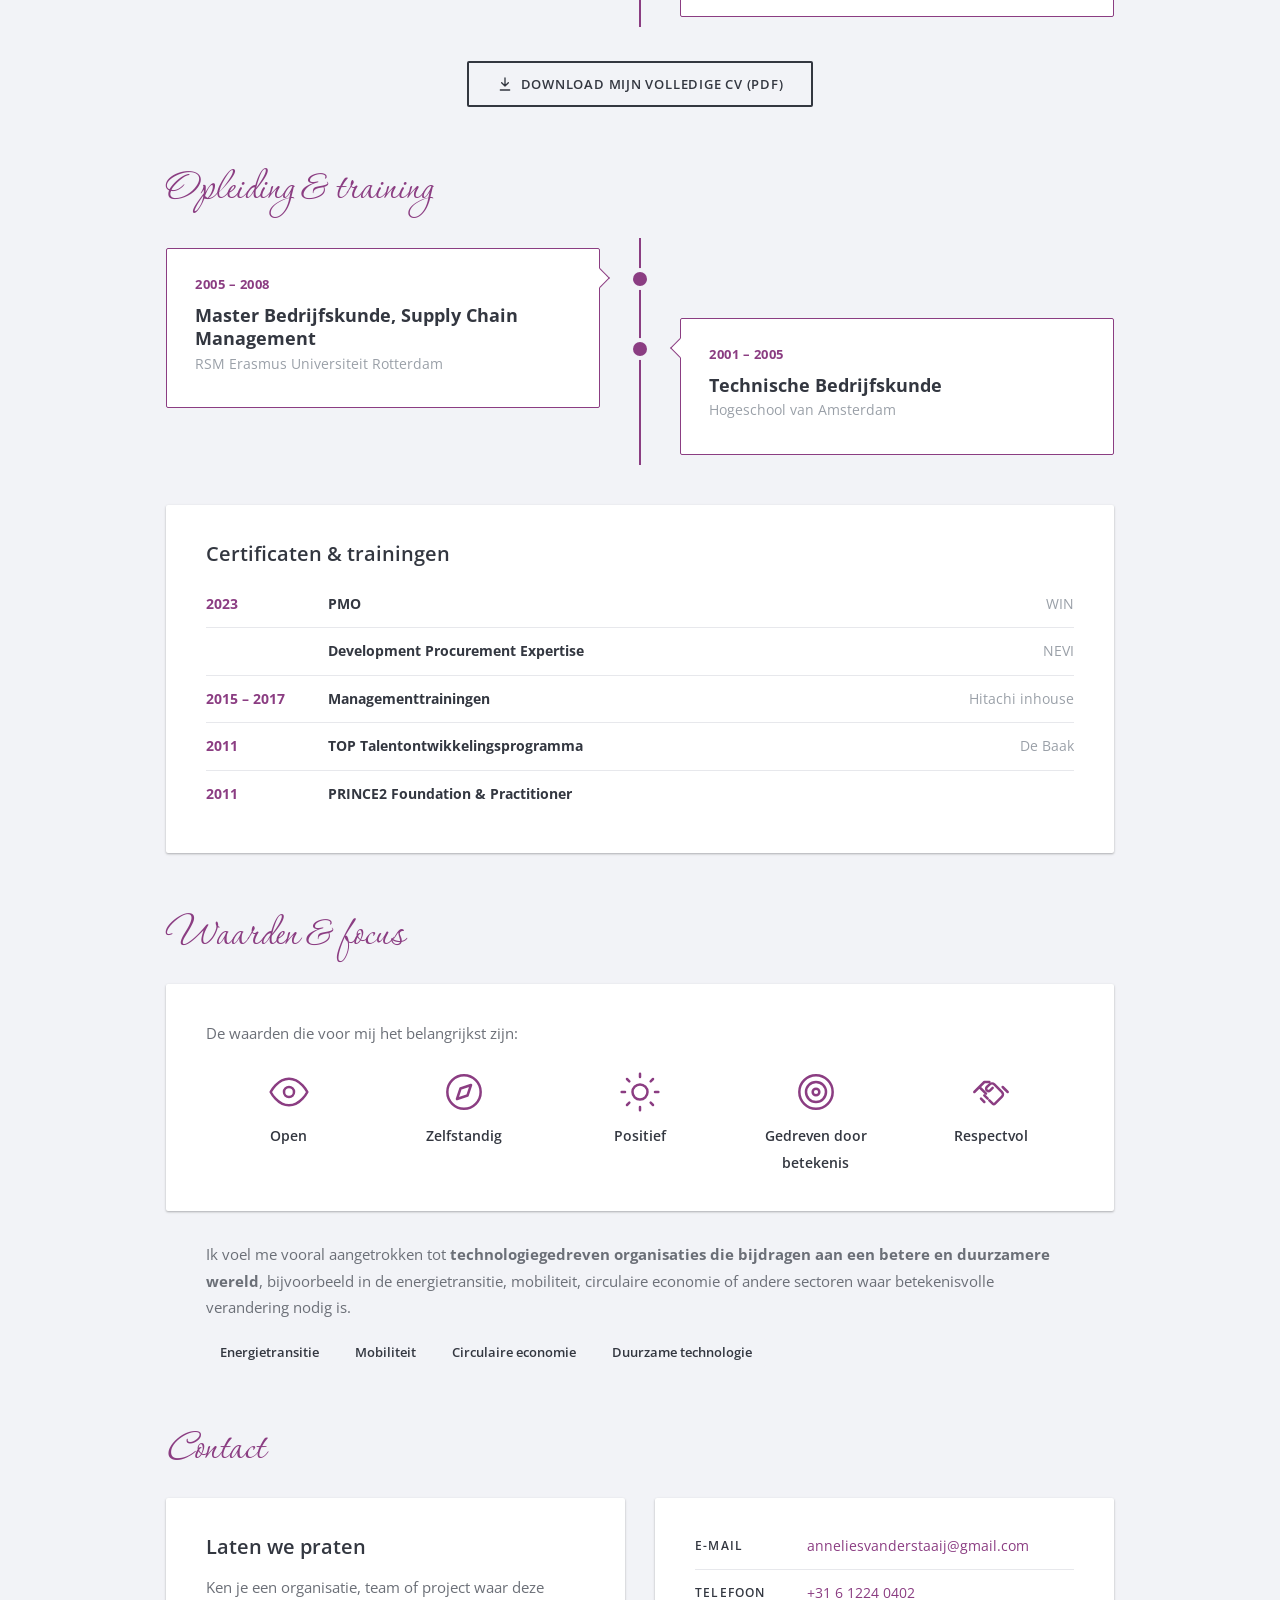
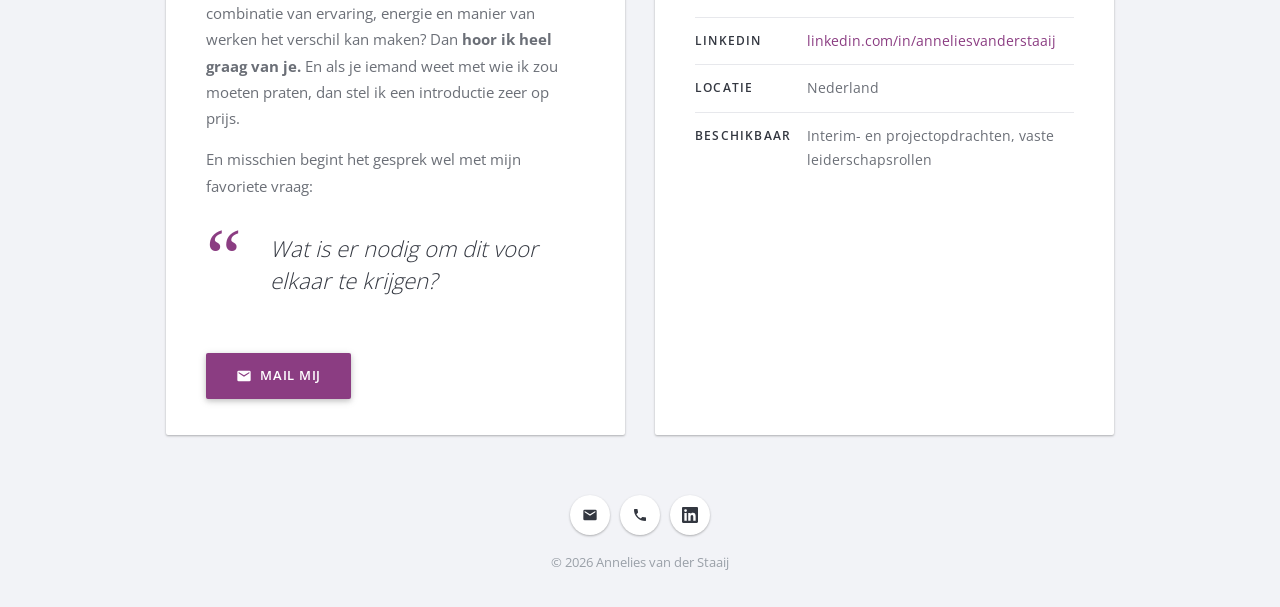
<file: nl/index.html>
<!doctype html>
<html lang="nl">
<head>
  <meta charset="utf-8">
  <meta name="viewport" content="width=device-width, initial-scale=1">
  <title>Annelies van der Staaij | Supply chain, inkoop &amp; transformatie</title>
  <meta name="description" content="Annelies van der Staaij: bijna 20 jaar ervaring in supply chain, inkoop, projectmanagement en transformatie. Beschikbaar voor interimopdrachten en vaste leiderschapsrollen.">
  <link rel="canonical" href="https://www.anneliesvanderstaaij.nl/nl/">
  <link rel="alternate" hreflang="en" href="https://www.anneliesvanderstaaij.nl/">
  <link rel="alternate" hreflang="nl" href="https://www.anneliesvanderstaaij.nl/nl/">
  <link rel="alternate" hreflang="x-default" href="https://www.anneliesvanderstaaij.nl/">
  <meta property="og:type" content="profile">
  <meta property="og:title" content="Annelies van der Staaij">
  <meta property="og:description" content="Supply chain, inkoop, projectmanagement en transformatie. Wat is er nodig om dit voor elkaar te krijgen?">
  <meta property="og:url" content="https://www.anneliesvanderstaaij.nl/nl/">
  <meta property="og:image" content="https://www.anneliesvanderstaaij.nl/assets/img/og-image.png?v=2026112601">
  <meta property="og:locale" content="nl_NL">
  <meta name="twitter:card" content="summary_large_image">
  <meta name="theme-color" content="#8b3d82">
  <link rel="icon" href="/assets/img/favicon-as.svg" type="image/svg+xml">
  <link rel="preload" href="/assets/fonts/open-sans-latin.woff2" as="font" type="font/woff2" crossorigin>
  <link rel="preload" href="/assets/fonts/corinthia-latin.woff2" as="font" type="font/woff2" crossorigin>
  <link rel="stylesheet" href="/assets/css/style.css?v=2026112601">
  <script src="/assets/js/site.js?v=2026112601"></script>
</head>
<body>
  <a class="skip-link" href="#main">Naar de inhoud</a>
  <div class="preloader" aria-hidden="true"><div><span></span><span></span></div></div>

  <nav class="mobile-nav" aria-label="Mobiel menu">
    <button class="mobile-nav-close" type="button" aria-label="Menu sluiten"><svg class="icon"><use href="/assets/img/icons.svg#close"/></svg></button>
    <ul>
      <li><a href="#about">Over mij</a></li>
      <li><a href="#bring">Wat ik breng</a></li>
      <li><a href="#experience">Ervaring</a></li>
      <li><a href="#values">Waarden</a></li>
      <li><a href="#contact">Contact</a></li>
      <li><a href="/" lang="en" hreflang="en">English</a></li>
    </ul>
  </nav>
  <div class="overlay"></div>

  <header class="header">
    <div class="head-bg"></div>
    <div class="head-bar">
      <div class="head-bar-inner">
        <a class="logo" href="#top" aria-label="Van Der Staaij Interim Solutions"><img class="logo-light" src="/assets/img/logo-as-wit.svg" alt="" width="179" height="40"><img class="logo-dark" src="/assets/img/logo-as.svg" alt="" width="179" height="40"></a>
        <div class="head-nav">
          <nav class="nav" aria-label="Hoofdmenu">
            <ul>
              <li><a href="#about">Over mij</a></li>
              <li><a href="#bring">Wat ik breng</a></li>
              <li><a href="#experience">Ervaring</a></li>
              <li><a href="#values">Waarden</a></li>
              <li><a href="#contact">Contact</a></li>
            </ul>
          </nav>
          <div class="lang-switch" aria-label="Taal">
            <a href="/" lang="en" hreflang="en" title="English">EN</a>
            <span aria-current="true" lang="nl">NL</span>
          </div>
          <button class="btn-mobile-nav" type="button" aria-expanded="false">Menu</button>
        </div>
      </div>
    </div>
  </header>

  <main class="content" id="main">
    <div class="container" id="top">

      <section id="about" class="section">
        <div class="animate-up">
          <div class="section-box profile">
            <div class="profile-photo">
              <picture>
                <source srcset="/assets/img/annelies.webp" type="image/webp">
                <img src="/assets/img/annelies.jpg" alt="Portret van Annelies van der Staaij" width="720" height="960">
              </picture>
            </div>
            <div class="profile-body">
              <div class="profile-info">
                <div class="profile-preword"><span>Hallo</span></div>
                <h1 class="profile-title"><span>Ik ben</span> Annelies van der Staaij</h1>
                <p class="profile-position">Supply chain, inkoop &amp; projectmanagement</p>
              </div>
              <ul class="profile-list">
                <li><strong class="title">Ervaring</strong><span class="cont">Bijna 20 jaar in complexe industriële omgevingen</span></li>
                <li><strong class="title">Expertise</strong><span class="cont">Supply chain, inkoop, projectmanagement, transformatie</span></li>
                <li><strong class="title">Locatie</strong><span class="cont">Nederland</span></li>
                <li data-row="languages"><strong class="title">Talen</strong><span class="cont">Nederlands (moedertaal), Engels (vloeiend)</span></li>
                <li><strong class="title">E-mail</strong><span class="cont"><a href="mailto:anneliesvanderstaaij@gmail.com">anneliesvanderstaaij@gmail.com</a></span></li>
                <li><strong class="title">Telefoon</strong><span class="cont"><a href="tel:+31612240402">+31 6 1224 0402</a></span></li>
                <li><strong class="title"><span class="button">Beschikbaar</span></strong><span class="cont">Interim- en projectopdrachten, vaste leiderschapsrollen</span></li>
              </ul>
              <ul class="profile-social">
                <li><a href="mailto:anneliesvanderstaaij@gmail.com" aria-label="E-mail"><svg class="icon"><use href="/assets/img/icons.svg#mail"/></svg></a></li>
                <li><a href="tel:+31612240402" aria-label="Telefoon"><svg class="icon"><use href="/assets/img/icons.svg#phone"/></svg></a></li>
                <li><a href="https://www.linkedin.com/in/anneliesvanderstaaij/" aria-label="LinkedIn"><svg class="icon"><use href="/assets/img/icons.svg#linkedin"/></svg></a></li>
              </ul>
            </div>
          </div>
          <div class="section-txt-btn">
            <div class="btn-group">
              <a class="btn btn-border" href="#contact">Neem contact op</a>
              <a class="btn" href="/assets/cv/CV-Annelies-van-der-Staaij-NL.pdf" download><svg class="icon"><use href="/assets/img/icons.svg#download"/></svg>Download cv</a>
            </div>
            <p class="lead">Na ruim tien jaar bij Hitachi Construction Machinery Europe ben ik klaar voor een nieuwe uitdaging.</p>
          </div>
        </div>
      </section>

      <section id="story" class="section">
        <div class="animate-up">
          <h2 class="section-title">Over mij</h2>
          <div class="section-box">
            <p>Ik sta open voor zowel <strong>een vaste leiderschapsrol als interim- of projectopdrachten</strong> waarin ik mensen, processen en perspectieven samenbreng, strategie verbind met de operatie en complexe uitdagingen omzet in tastbare resultaten.</p>
            <p>Bij Hitachi kreeg ik de kans om inkoop op te bouwen en te professionaliseren, teams en processen te ontwikkelen, en transformatie- en verbeterinitiatieven te leiden en eraan bij te dragen. Die jaren hebben ook bevestigd wat ik het mooiste vind aan mijn werk:</p>
            <p class="highlight">mensen, processen en perspectieven samenbrengen om dingen voor elkaar te krijgen.</p>
            <p>Ik ben nieuwsgierig, creatief en positief, en ik beweeg me graag tussen de verschillende onderdelen van een organisatie. Ik zie verbanden, breng mensen bij elkaar en kom tot mijn recht bij complexe vraagstukken waarvoor geen standaardoplossing bestaat.</p>
            <blockquote><p>Wat is er nodig om dit voor elkaar te krijgen?</p></blockquote>
            <p>Die vraag vat mijn manier van werken waarschijnlijk beter samen dan wat dan ook.</p>
            <p>Mijn kracht ligt op <strong>het snijvlak van strategie en operatie</strong>: ambitie vertalen naar een concreet plan, de juiste mensen en disciplines met elkaar verbinden, en ervoor zorgen dat verandering geen plan op papier blijft, maar echt werkelijkheid wordt in de organisatie.</p>
            <p>Ik bouw en professionaliseer graag. Structuur aanbrengen waar dat nodig is. Mensen verbinden die elkaar nodig hebben. En dat vanuit vertrouwen, autonomie, duidelijkheid en respect.</p>
            <p>Want resultaten doen ertoe, maar <strong>hoe je ze bereikt is minstens zo belangrijk</strong>.</p>
            <p>Ik geloof dat de meest duurzame resultaten samen worden bereikt: door mensen ruimte en verantwoordelijkheid te geven, verschillende perspectieven samen te brengen en een omgeving te creëren waarin mensen kunnen bijdragen, eigenaarschap nemen en groeien.</p>
          </div>
        </div>
      </section>

      <section id="bring" class="section">
        <div class="animate-up">
          <h2 class="section-title">Wat ik breng</h2>
          <div class="section-box">
            <p>Met bijna 20 jaar ervaring in <strong>supply chain, inkoop, projectmanagement en transformatie</strong> in complexe industriële omgevingen ben ik vooral geïnteresseerd in kansen waarin ik:</p>
            <ul class="styled-list">
              <li>complexe verandering kan leiden en faciliteren</li>
              <li>een functie, team of manier van werken kan opbouwen of professionaliseren</li>
              <li>strategie en operatie kan verbinden</li>
              <li>verschillende disciplines en belangen kan samenbrengen</li>
              <li>betekenisvolle en duurzame impact kan maken</li>
            </ul>
          </div>
        </div>
      </section>

      <section id="competencies" class="section">
        <div class="animate-up">
          <h2 class="section-title">Kerncompetenties</h2>
          <div class="section-box">
            <div class="competencies">
              <div>
                <h3>Project &amp; transformatie</h3>
                <ul class="styled-list">
                  <li>Project- en verandermanagement</li>
                  <li>Organisatieontwikkeling</li>
                  <li>Procesoptimalisatie</li>
                  <li>Stakeholdermanagement</li>
                  <li>ERP- en systeemimplementaties</li>
                </ul>
              </div>
              <div>
                <h3>Procurement &amp; supply chain</h3>
                <ul class="styled-list">
                  <li>Strategische inkoop</li>
                  <li>Supply chain-optimalisatie</li>
                  <li>TCO en kostenreductie</li>
                  <li>Leveranciersontwikkeling</li>
                  <li>Contractmanagement</li>
                </ul>
              </div>
              <div>
                <h3>Leiderschap</h3>
                <ul class="styled-list">
                  <li>Mensgericht leiderschap</li>
                  <li>Teamontwikkeling</li>
                  <li>Eigenaarschap</li>
                  <li>Verbinden van mensen en disciplines</li>
                </ul>
              </div>
            </div>
          </div>
        </div>
      </section>

      <section id="facts" class="section">
        <div class="animate-up">
          <h2 class="section-title">In cijfers</h2>
          <div class="statistics">
            <div class="statistic">
              <div class="statistic-value">20</div>
              <h3 class="statistic-title"><svg class="icon"><use href="/assets/img/icons.svg#clock"/></svg>Jaar</h3>
              <p class="statistic-cont">ervaring in complexe industriële omgevingen</p>
            </div>
            <div class="statistic">
              <div class="statistic-value">10+</div>
              <h3 class="statistic-title"><svg class="icon"><use href="/assets/img/icons.svg#building"/></svg>Jaar bij Hitachi</h3>
              <p class="statistic-cont">Construction Machinery Europe</p>
            </div>
            <div class="statistic">
              <div class="statistic-value">€100M+</div>
              <h3 class="statistic-title"><svg class="icon"><use href="/assets/img/icons.svg#layers"/></svg>Inkoopomvang</h3>
              <p class="statistic-cont">per jaar binnen een internationale supply chain</p>
            </div>
            <div class="statistic">
              <div class="statistic-value">€20M+</div>
              <h3 class="statistic-title"><svg class="icon"><use href="/assets/img/icons.svg#heart"/></svg>Jaarlijkse besparing</h3>
              <p class="statistic-cont">uit een transformatie met impact op 400+ medewerkers</p>
            </div>
          </div>
        </div>
      </section>

      <section id="experience" class="section">
        <div class="animate-up">
          <h2 class="section-title">Ervaring</h2>
          <ul class="logo-strip" aria-label="Bedrijven waar ik heb gewerkt">
            <li><img src="/assets/img/logos/hitachi-black.svg" alt="Hitachi Construction Machinery" width="160" height="22"></li>
            <li><img src="/assets/img/logos/prysmian.svg" alt="Prysmian Group" width="128" height="30"></li>
            <li><img src="/assets/img/logos/diageo.png" alt="Diageo" width="120" height="30"></li>
          </ul>
          <div class="timeline">
            <div class="timeline-bar"></div>
            <div class="timeline-inner">
              <div class="timeline-box timeline-box-left">
                <span class="dot"></span>
                <div class="timeline-box-inner animate-right">
                  <span class="arrow"></span>
                  <div class="date">apr 2023 – heden</div>
                  <h3>Manager Procurement</h3>
                  <h4>Hitachi Construction Machinery Europe, Amsterdam</h4>
                  <ul>
                    <li>Leiden van de transformatie van de procurementorganisatie, inclusief de integratie van operationele inkoop vanuit Supply Chain</li>
                    <li>Herinrichten van de organisatie met duidelijke operationele, tactische en strategische rollen</li>
                    <li>Ontwikkelen van Procurement naar een meer strategische en extern gerichte businesspartner</li>
                    <li>Leidinggeven aan de ERP-transitie van SAP ECC naar SAP S/4 voor de Procure-to-Pay-processen</li>
                    <li>Realiseren van €6M structurele kostenbesparing door leveranciersoptimalisatie en waardecreatie</li>
                    <li>Leidinggeven aan een team van 14 professionals, verantwoordelijk voor een jaarlijkse inkoopomvang van €100M+</li>
                  </ul>
                </div>
              </div>
              <div class="timeline-box timeline-box-right">
                <span class="dot"></span>
                <div class="timeline-box-inner animate-left">
                  <span class="arrow"></span>
                  <div class="date">aug 2018 – apr 2023</div>
                  <h3>Corporate Program Manager</h3>
                  <h4>Hitachi Construction Machinery Europe, Amsterdam</h4>
                  <ul>
                    <li>Schakel tussen projectstromen en de Management Board bij een grootschalige organisatietransformatie met impact op 400+ medewerkers en een jaarlijkse besparing van €20M+</li>
                    <li>Leiden van een integrale fabriekstransformatie: productie, logistiek, magazijn, infrastructuur en veiligheid</li>
                    <li>Bewaken van de voortgang en samenhang van projecten binnen twee organisatiebrede programma's</li>
                    <li>Samen met het projectteam onderscheiden met een President's Award van het Japanse moederbedrijf</li>
                  </ul>
                </div>
              </div>
              <div class="timeline-box timeline-box-left">
                <span class="dot"></span>
                <div class="timeline-box-inner animate-right">
                  <span class="arrow"></span>
                  <div class="date">dec 2017 – jul 2018</div>
                  <h3>Supply Chain Manager</h3>
                  <h4>Blok Mechanische Industrie, Velsen-Noord</h4>
                  <ul>
                    <li>Verantwoordelijk voor de dagelijkse afstemming tussen productie, inkoop, materiaalbeschikbaarheid en logistiek</li>
                    <li>Leidinggeven aan een team binnen productievoorbereiding, inkoop en magazijn</li>
                    <li>Stabiliseren van materiaalstromen en verbeteren van de inkoopstructuur</li>
                  </ul>
                </div>
              </div>
              <div class="timeline-box timeline-box-right">
                <span class="dot"></span>
                <div class="timeline-box-inner animate-left">
                  <span class="arrow"></span>
                  <div class="date">mrt 2015 – nov 2017</div>
                  <h3>Manager Supply Chain Management</h3>
                  <h4>Hitachi Construction Machinery Europe, Amsterdam</h4>
                  <ul>
                    <li>Leidinggeven aan Magazijn, Operationele Inkoop en Productieplanning, circa 70 medewerkers</li>
                    <li>Volledige herinrichting van het magazijn, gerealiseerd binnen drie weken tijdens de zomersluiting</li>
                    <li>Veiligheidsverbeteringen, waaronder het beter scheiden van voetgangers en heftruckverkeer</li>
                    <li>Introduceren van een voorraadmanagementtool om materiaaltekorten en productieverstoringen te verminderen</li>
                  </ul>
                </div>
              </div>
              <div class="timeline-box timeline-box-left">
                <span class="dot"></span>
                <div class="timeline-box-inner animate-right">
                  <span class="arrow"></span>
                  <div class="date">2013 – 2015</div>
                  <h3>Supply Chain Specialist</h3>
                  <h4>Prysmian Group, Delft</h4>
                  <p>ERP-transitie van BaaN naar SAP en leiding aan de implementatie van een Manufacturing Execution System (MES).</p>
                </div>
              </div>
              <div class="timeline-box timeline-box-right">
                <span class="dot"></span>
                <div class="timeline-box-inner animate-left">
                  <span class="arrow"></span>
                  <div class="date">2011 – 2013</div>
                  <h3>Logistiek Manager HV-kabelfabriek</h3>
                  <h4>Prysmian Group, Delft</h4>
                  <p>Verantwoordelijk voor planning, materiaalbeheer, magazijn en expeditie.</p>
                </div>
              </div>
              <div class="timeline-box timeline-box-left">
                <span class="dot"></span>
                <div class="timeline-box-inner animate-right">
                  <span class="arrow"></span>
                  <div class="date">2010 – 2011</div>
                  <h3>Supply Chain Specialist</h3>
                  <h4>Draka Nederland, Amsterdam</h4>
                  <p>Implementatie van Kanban en uniforme planningsprocessen binnen Nederlandse productielocaties.</p>
                </div>
              </div>
              <div class="timeline-box timeline-box-right">
                <span class="dot"></span>
                <div class="timeline-box-inner animate-left">
                  <span class="arrow"></span>
                  <div class="date">2008 – 2010</div>
                  <h3>Forecast Demand Analyst</h3>
                  <h4>Diageo, Amsterdam</h4>
                  <p>Vraaganalyse en managementrapportage voor de Latijns-Amerikaanse markt.</p>
                </div>
              </div>
            </div>
          </div>
          <p class="cv-download"><a class="btn btn-border" href="/assets/cv/CV-Annelies-van-der-Staaij-NL.pdf" download><svg class="icon"><use href="/assets/img/icons.svg#download"/></svg>Download mijn volledige cv (pdf)</a></p>
        </div>
      </section>

      <section id="education" class="section">
        <div class="animate-up">
          <h2 class="section-title">Opleiding &amp; training</h2>
          <div class="timeline">
            <div class="timeline-bar"></div>
            <div class="timeline-inner">
              <div class="timeline-box timeline-box-left">
                <span class="dot"></span>
                <div class="timeline-box-inner animate-right">
                  <span class="arrow"></span>
                  <div class="date">2005 – 2008</div>
                  <h3>Master Bedrijfskunde, Supply Chain Management</h3>
                  <h4>RSM Erasmus Universiteit Rotterdam</h4>
                </div>
              </div>
              <div class="timeline-box timeline-box-right">
                <span class="dot"></span>
                <div class="timeline-box-inner animate-left">
                  <span class="arrow"></span>
                  <div class="date">2001 – 2005</div>
                  <h3>Technische Bedrijfskunde</h3>
                  <h4>Hogeschool van Amsterdam</h4>
                </div>
              </div>
            </div>
          </div>
          <div class="section-box">
            <h3 class="box-title">Certificaten &amp; trainingen</h3>
            <ul class="cert-list">
              <li><span class="cert-year">2023</span><strong>PMO</strong><span class="cert-org">WIN</span></li>
              <li><span class="cert-year"></span><strong>Development Procurement Expertise</strong><span class="cert-org">NEVI</span></li>
              <li><span class="cert-year">2015 – 2017</span><strong>Managementtrainingen</strong><span class="cert-org">Hitachi inhouse</span></li>
              <li><span class="cert-year">2011</span><strong>TOP Talentontwikkelingsprogramma</strong><span class="cert-org">De Baak</span></li>
              <li><span class="cert-year">2011</span><strong>PRINCE2 Foundation &amp; Practitioner</strong><span class="cert-org"></span></li>
            </ul>
          </div>
        </div>
      </section>

      <section id="values" class="section">
        <div class="animate-up">
          <h2 class="section-title">Waarden &amp; focus</h2>
          <div class="section-box">
            <p>De waarden die voor mij het belangrijkst zijn:</p>
            <ul class="interests-list">
              <li><svg class="icon"><use href="/assets/img/icons.svg#eye"/></svg><span>Open</span></li>
              <li><svg class="icon"><use href="/assets/img/icons.svg#compass"/></svg><span>Zelfstandig</span></li>
              <li><svg class="icon"><use href="/assets/img/icons.svg#sun"/></svg><span>Positief</span></li>
              <li><svg class="icon"><use href="/assets/img/icons.svg#target"/></svg><span>Gedreven door betekenis</span></li>
              <li><svg class="icon"><use href="/assets/img/icons.svg#handshake"/></svg><span>Respectvol</span></li>
            </ul>
          </div>
          <div class="section-txt-btn">
            <div>
              <p>Ik voel me vooral aangetrokken tot <strong>technologiegedreven organisaties die bijdragen aan een betere en duurzamere wereld</strong>, bijvoorbeeld in de energietransitie, mobiliteit, circulaire economie of andere sectoren waar betekenisvolle verandering nodig is.</p>
              <ul class="tags">
                <li>Energietransitie</li>
                <li>Mobiliteit</li>
                <li>Circulaire economie</li>
                <li>Duurzame technologie</li>
              </ul>
            </div>
          </div>
        </div>
      </section>

      <section id="contact" class="section">
        <div class="animate-up">
          <h2 class="section-title">Contact</h2>
          <div class="contact-grid">
            <div class="section-box">
              <h3>Laten we praten</h3>
              <p>Ken je een organisatie, team of project waar deze combinatie van ervaring, energie en manier van werken het verschil kan maken? Dan <strong>hoor ik heel graag van je.</strong> En als je iemand weet met wie ik zou moeten praten, dan stel ik een introductie zeer op prijs.</p>
              <p>En misschien begint het gesprek wel met mijn favoriete vraag:</p>
              <blockquote><p>Wat is er nodig om dit voor elkaar te krijgen?</p></blockquote>
              <a class="btn" href="mailto:anneliesvanderstaaij@gmail.com"><svg class="icon"><use href="/assets/img/icons.svg#mail"/></svg>Mail mij</a>
            </div>
            <div class="section-box">
              <ul class="contact-list">
                <li><strong>E-mail</strong><span><a href="mailto:anneliesvanderstaaij@gmail.com">anneliesvanderstaaij@gmail.com</a></span></li>
                <li><strong>Telefoon</strong><span><a href="tel:+31612240402">+31 6 1224 0402</a></span></li>
                <li><strong>LinkedIn</strong><span><a href="https://www.linkedin.com/in/anneliesvanderstaaij/">linkedin.com/in/anneliesvanderstaaij</a></span></li>
                <li><strong>Locatie</strong><span>Nederland</span></li>
                <li><strong>Beschikbaar</strong><span>Interim- en projectopdrachten, vaste leiderschapsrollen</span></li>
              </ul>
            </div>
          </div>
        </div>
      </section>

    </div>
  </main>

  <footer class="footer">
    <ul class="social">
      <li><a href="mailto:anneliesvanderstaaij@gmail.com" aria-label="E-mail"><svg class="icon"><use href="/assets/img/icons.svg#mail"/></svg></a></li>
      <li><a href="tel:+31612240402" aria-label="Telefoon"><svg class="icon"><use href="/assets/img/icons.svg#phone"/></svg></a></li>
      <li><a href="https://www.linkedin.com/in/anneliesvanderstaaij/" aria-label="LinkedIn"><svg class="icon"><use href="/assets/img/icons.svg#linkedin"/></svg></a></li>
    </ul>
    <p>© <span id="year">2026</span> Annelies van der Staaij</p>
  </footer>

  <a href="#top" class="btn-scroll-top" aria-label="Terug naar boven"><svg class="icon"><use href="/assets/img/icons.svg#arrow-up"/></svg></a>
</body>
</html>
</file>
<file: assets/css/style.css>
/* Look and feel modelled on the RS Card "student" demo: a dark photo header,
   a profile card that overlaps it, white material-style section boxes,
   Open Sans text with Corinthia (script) for the logo, name and section titles, plum (pruim) purple accent (#8b3d82) and
   sections that slide into view while scrolling. All code here is our own. */

@font-face {
  font-family: "Open Sans";
  src: url("../fonts/open-sans-latin.woff2") format("woff2");
  font-weight: 300 800;
  font-style: normal;
  font-display: swap;
}

@font-face {
  font-family: "Corinthia";
  src: url("../fonts/corinthia-latin.woff2") format("woff2");
  font-weight: 400;
  font-style: normal;
  font-display: swap;
}

:root {
  --theme: #8b3d82;
  --theme-dark: #7a3672;
  --theme-light: #f8eff7;
  --head-overlay: linear-gradient(rgba(44, 51, 64, 0.6), rgba(44, 51, 64, 0.3));
  --dark: #2c3340;
  --bg: #f2f3f7;
  --box: #ffffff;
  --text: #6b6f77;
  --title: #333740;
  --muted: #9aa0a8;
  --line: #e7e8ec;
  --shadow: 0 1px 3px rgba(0, 0, 0, 0.12), 0 1px 2px rgba(0, 0, 0, 0.18);
  --shadow-hover: 0 10px 20px rgba(0, 0, 0, 0.12), 0 6px 6px rgba(0, 0, 0, 0.14);
  --container: 980px;
  --ease: cubic-bezier(0.25, 0.8, 0.25, 1);
}

*,
*::before,
*::after {
  box-sizing: border-box;
}

html {
  scroll-behavior: smooth;
  scroll-padding-top: 70px;
}

body {
  margin: 0;
  overflow-x: clip;
  background: var(--bg);
  color: var(--text);
  font-family: "Open Sans", system-ui, -apple-system, "Segoe UI", sans-serif;
  font-size: 15px;
  line-height: 1.75;
  -webkit-font-smoothing: antialiased;
}

h1,
h2,
h3,
h4 {
  color: var(--title);
  line-height: 1.3;
  margin: 0;
}

p {
  margin: 0 0 1em;
}

p:last-child {
  margin-bottom: 0;
}

a {
  color: var(--theme);
  text-decoration: none;
}

a:hover {
  text-decoration: underline;
}

img {
  display: block;
  max-width: 100%;
}

:focus-visible {
  outline: 2px solid var(--theme);
  outline-offset: 2px;
}

.skip-link {
  position: absolute;
  left: -9999px;
  top: 8px;
  z-index: 400;
  padding: 8px 14px;
  background: var(--theme);
  color: #fff;
}

.skip-link:focus {
  left: 8px;
}

.container {
  width: 100%;
  max-width: var(--container);
  margin: 0 auto;
  padding: 0 16px;
}

.icon {
  width: 1em;
  height: 1em;
  fill: none;
  stroke: currentColor;
  stroke-width: 2;
  stroke-linecap: round;
  stroke-linejoin: round;
  flex: none;
}

.icon-fill {
  fill: currentColor;
  stroke: none;
}

/* Preloader */

.preloader {
  position: fixed;
  inset: 0;
  z-index: 300;
  display: grid;
  place-items: center;
  background: var(--bg);
  transition: opacity 0.4s ease, visibility 0.4s ease;
}

.preloader div {
  display: flex;
  gap: 8px;
}

.preloader span {
  width: 14px;
  height: 14px;
  border-radius: 50%;
  background: var(--theme);
  animation: preload-bounce 0.9s infinite ease-in-out;
}

.preloader span:last-child {
  animation-delay: 0.15s;
  background: var(--dark);
}

@keyframes preload-bounce {
  0%, 100% { transform: translateY(0); }
  50% { transform: translateY(-14px); }
}

.loaded .preloader {
  opacity: 0;
  visibility: hidden;
}

/* Header */

.header {
  position: relative;
  height: 340px;
}

.head-bg {
  position: absolute;
  inset: 0;
  background-color: var(--dark);
  background-image: url("../img/header.jpg");
  background-image: image-set(url("../img/header.webp") type("image/webp"), url("../img/header.jpg") type("image/jpeg"));
  background-size: cover;
  background-position: center 35%;
}

.head-bg::before {
  content: "";
  position: absolute;
  inset: 0;
  background: var(--head-overlay);
}

.head-bar {
  position: absolute;
  top: 0;
  left: 0;
  right: 0;
  z-index: 50;
  height: 72px;
  transition: background-color 0.3s ease, box-shadow 0.3s ease, height 0.3s ease;
}

.head-bar.is-sticky {
  position: fixed;
  height: 60px;
  background: #fff;
  box-shadow: 0 2px 8px rgba(0, 0, 0, 0.12);
  animation: slide-down 0.35s var(--ease);
}

@keyframes slide-down {
  from { transform: translateY(-100%); }
  to { transform: none; }
}

.head-bar-inner {
  display: flex;
  align-items: center;
  justify-content: space-between;
  gap: 16px;
  height: 100%;
  max-width: 1200px;
  margin: 0 auto;
  padding: 0 24px;
}

.logo {
  display: flex;
  align-items: center;
  flex-shrink: 0;
}

.logo img {
  display: block;
  width: auto;
  height: 52px;
}

.logo .logo-dark,
.head-bar.is-sticky .logo .logo-light {
  display: none;
}

.head-bar.is-sticky .logo .logo-dark {
  display: block;
}

.head-nav {
  display: flex;
  align-items: center;
  gap: 12px;
}

.nav ul {
  display: flex;
  list-style: none;
  margin: 0;
  padding: 0;
}

.nav a {
  position: relative;
  display: block;
  padding: 10px 12px;
  color: #fff;
  font-size: 13px;
  font-weight: 600;
  letter-spacing: 0.05em;
  text-transform: uppercase;
}

.nav a::after {
  content: "";
  position: absolute;
  left: 12px;
  right: 12px;
  bottom: 4px;
  height: 2px;
  background: var(--theme);
  transform: scaleX(0);
  transition: transform 0.25s var(--ease);
}

.nav a:hover,
.nav a.active {
  text-decoration: none;
}

.nav a:hover::after,
.nav a.active::after {
  transform: scaleX(1);
}

.head-bar.is-sticky .nav a {
  color: var(--title);
}

.lang-switch {
  display: flex;
  gap: 4px;
  margin-left: 6px;
  font-size: 11px;
  font-weight: 700;
  letter-spacing: 0.06em;
}

.lang-switch a,
.lang-switch span {
  display: grid;
  place-items: center;
  width: 32px;
  height: 32px;
  border-radius: 50%;
  color: #fff;
  border: 1px solid rgba(255, 255, 255, 0.4);
}

.lang-switch a:hover {
  text-decoration: none;
  border-color: #fff;
}

.lang-switch [aria-current="true"] {
  background: var(--theme);
  border-color: var(--theme);
}

.head-bar.is-sticky .lang-switch a {
  color: var(--title);
  border-color: var(--line);
}

.btn-mobile-nav {
  display: none;
  padding: 0;
  border: 0;
  background: none;
  color: var(--theme);
  font: 700 13px/1 "Open Sans", sans-serif;
  letter-spacing: 0.08em;
  text-transform: uppercase;
  cursor: pointer;
}

/* Mobile navigation panel */

.mobile-nav {
  position: fixed;
  top: 0;
  bottom: 0;
  left: 0;
  z-index: 120;
  width: 280px;
  padding: 70px 0 24px;
  background: var(--theme);
  transform: translateX(-100%);
  transition: transform 0.35s var(--ease);
  overflow-y: auto;
}

.mobile-nav.open {
  transform: translateX(0);
}

.mobile-nav ul {
  list-style: none;
  margin: 0;
  padding: 0;
}

.mobile-nav a {
  display: block;
  padding: 12px 28px;
  color: #fff;
  font-size: 14px;
  font-weight: 600;
  letter-spacing: 0.05em;
  text-transform: uppercase;
  border-bottom: 1px solid rgba(255, 255, 255, 0.15);
}

.mobile-nav a:hover,
.mobile-nav a.active {
  text-decoration: none;
  background: rgba(0, 0, 0, 0.08);
}

.mobile-nav-close {
  position: absolute;
  top: 16px;
  right: 16px;
  width: 40px;
  height: 40px;
  border: 0;
  border-radius: 50%;
  background: rgba(0, 0, 0, 0.12);
  color: #fff;
  font-size: 18px;
  cursor: pointer;
  display: grid;
  place-items: center;
}

.overlay {
  position: fixed;
  inset: 0;
  z-index: 110;
  background: rgba(0, 0, 0, 0.5);
  opacity: 0;
  visibility: hidden;
  transition: opacity 0.3s ease, visibility 0.3s ease;
}

.overlay.open {
  opacity: 1;
  visibility: visible;
}

@media (max-width: 900px) {
  .nav {
    display: none;
  }

  .btn-mobile-nav {
    display: block;
  }

  .head-bar-inner {
    padding: 0 16px;
  }

  .logo img {
    height: 44px;
  }
}

/* Content */

.content {
  position: relative;
  z-index: 2;
  margin-top: -230px;
  padding-bottom: 20px;
}

.section {
  padding-top: 56px;
}

.section:first-child {
  padding-top: 0;
}

.section-title {
  margin: 0 0 20px;
  font-family: "Corinthia", cursive;
  font-size: 50px;
  font-weight: 400;
  line-height: 1.1;
  color: var(--theme);
}

.section-box {
  position: relative;
  padding: 36px 40px;
  background: var(--box);
  border-radius: 2px;
  box-shadow: var(--shadow);
}

.section-txt-btn {
  display: flex;
  align-items: flex-start;
  justify-content: space-between;
  gap: 30px;
  padding: 30px 40px 0;
}

.section-txt-btn .btn,
.section-txt-btn .btn-group {
  order: 2;
  flex: none;
}

.btn-group {
  display: flex;
  flex-wrap: wrap;
  gap: 12px;
}

@media (max-width: 700px) {
  .section-box {
    padding: 26px 20px;
  }

  .section-txt-btn {
    flex-direction: column;
    padding: 24px 20px 0;
  }

  .section-txt-btn .btn,
  .section-txt-btn .btn-group {
    order: 0;
  }
}

/* Scroll reveal: sections slide up, timeline boxes slide in from the sides */

.js .animate-up,
.js .animate-left,
.js .animate-right {
  opacity: 0;
  transition: opacity 0.7s var(--ease), transform 0.7s var(--ease);
}

.js .animate-up {
  transform: translateY(60px);
}

.js .animate-left {
  transform: translateX(70px);
}

.js .animate-right {
  transform: translateX(-70px);
}

.js .animated {
  opacity: 1;
  transform: none;
}

/* Buttons with ripple */

.btn {
  position: relative;
  display: inline-flex;
  align-items: center;
  justify-content: center;
  gap: 8px;
  overflow: hidden;
  padding: 0 30px;
  height: 46px;
  border: 0;
  border-radius: 2px;
  background: var(--theme);
  color: #fff;
  font: 600 13px/1 "Open Sans", sans-serif;
  letter-spacing: 0.06em;
  text-transform: uppercase;
  box-shadow: 0 2px 5px rgba(0, 0, 0, 0.16), 0 2px 10px rgba(0, 0, 0, 0.12);
  cursor: pointer;
  transition: box-shadow 0.3s ease, background-color 0.3s ease, color 0.3s ease;
}

.btn:hover {
  text-decoration: none;
  box-shadow: 0 5px 11px rgba(0, 0, 0, 0.18), 0 4px 15px rgba(0, 0, 0, 0.15);
}

.btn-border {
  background: transparent;
  color: var(--title);
  box-shadow: inset 0 0 0 2px var(--title);
}

.btn-border:hover {
  background: var(--title);
  color: #fff;
  box-shadow: inset 0 0 0 2px var(--title);
}

.btn .icon {
  font-size: 16px;
}

.ripple-wave {
  position: absolute;
  border-radius: 50%;
  background: rgba(255, 255, 255, 0.45);
  transform: scale(0);
  animation: ripple 0.6s linear;
  pointer-events: none;
}

.btn-border .ripple-wave {
  background: rgba(0, 0, 0, 0.12);
}

@keyframes ripple {
  to {
    transform: scale(2.6);
    opacity: 0;
  }
}

/* Profile card */

.profile {
  display: grid;
  grid-template-columns: 5fr 7fr;
  padding: 0;
  overflow: hidden;
}

.profile-photo {
  position: relative;
  min-height: 100%;
  overflow: hidden;
  background: var(--theme-light);
}

.profile-photo img {
  position: absolute;
  inset: 0;
  width: 100%;
  height: 100%;
  object-fit: cover;
  object-position: 50% 20%;
  transition: transform 0.6s var(--ease);
}

.profile:hover .profile-photo img {
  transform: scale(1.05);
}

.profile-body {
  display: flex;
  flex-direction: column;
}

.profile-info {
  padding: 34px 40px 0;
}

.profile-preword {
  margin-bottom: 16px;
}

.profile-preword span {
  position: relative;
  display: inline-block;
  margin-left: 8px;
  padding: 2px 12px;
  background: var(--theme);
  color: #fff;
  font-size: 13px;
  font-weight: 600;
  line-height: 22px;
}

.profile-preword span::before {
  content: "";
  position: absolute;
  top: 0;
  left: -8px;
  border-style: solid;
  border-width: 13px 8px 13px 0;
  border-color: transparent var(--theme) transparent transparent;
}

.profile-title {
  font-family: "Corinthia", cursive;
  font-size: 62px;
  font-weight: 400;
  line-height: 1.05;
  color: var(--title);
}

.profile-title span {
  display: block;
  margin-bottom: 2px;
  font-family: "Open Sans", system-ui, -apple-system, "Segoe UI", sans-serif;
  font-size: 20px;
  font-weight: 300;
  line-height: 1.4;
}

.profile-position {
  margin-top: 4px;
  font-size: 16px;
  font-weight: 400;
  color: var(--text);
}

.profile-list {
  flex: 1;
  list-style: none;
  margin: 22px 0 0;
  padding: 0 40px 28px;
}

.profile-list li {
  display: grid;
  grid-template-columns: 120px 1fr;
  gap: 12px;
  padding: 7px 0;
  border-top: 1px solid var(--line);
  font-size: 14px;
}

.profile-list .title {
  color: var(--title);
  font-size: 12px;
  font-weight: 600;
  letter-spacing: 0.1em;
  text-transform: uppercase;
  padding-top: 2px;
  -webkit-font-smoothing: antialiased;
}

.profile-list .button {
  display: inline-block;
  padding: 0 8px;
  border-radius: 2px;
  background: var(--theme);
  color: #fff;
  font-size: 11px;
  line-height: 20px;
}

.profile-social {
  display: flex;
  gap: 6px;
  list-style: none;
  margin: 0;
  padding: 12px 40px;
  background: var(--theme);
}

.profile-social a {
  display: grid;
  place-items: center;
  width: 36px;
  height: 36px;
  border-radius: 50%;
  color: #fff;
  font-size: 19px;
  transition: background-color 0.25s ease, transform 0.25s ease;
}

.profile-social a:hover {
  background: rgba(255, 255, 255, 0.2);
  transform: translateY(-2px);
}

@media (max-width: 760px) {
  .profile {
    grid-template-columns: 1fr;
  }

  .profile-photo {
    aspect-ratio: 1 / 1;
    max-height: 380px;
  }

  .profile-info {
    padding: 28px 20px 0;
  }

  .profile-title {
    font-size: 50px;
  }

  .section-title {
    font-size: 44px;
  }

  .profile-list,
  .profile-social {
    padding-left: 20px;
    padding-right: 20px;
  }

  .profile-list li {
    grid-template-columns: 1fr;
    gap: 0;
  }
}

/* Story */

.lead {
  color: var(--title);
  font-size: 19px;
  font-weight: 300;
  line-height: 1.55;
}

.highlight {
  color: var(--theme);
  font-weight: 600;
}

blockquote {
  position: relative;
  margin: 28px 0;
  padding: 6px 0 6px 64px;
  color: var(--title);
  font-size: 22px;
  font-style: italic;
  font-weight: 300;
  line-height: 1.45;
}

blockquote::before {
  content: "\201C";
  position: absolute;
  left: 0;
  top: -10px;
  font-family: Georgia, serif;
  font-size: 80px;
  font-style: normal;
  line-height: 1;
  color: var(--theme);
}

blockquote p {
  margin: 0;
}

@media (max-width: 700px) {
  blockquote {
    font-size: 19px;
    padding-left: 48px;
  }

  blockquote::before {
    font-size: 64px;
  }
}

/* What I bring: styled list */

.styled-list {
  display: grid;
  grid-template-columns: 1fr 1fr;
  gap: 0 40px;
  list-style: none;
  margin: 20px 0 0;
  padding: 0;
}

.styled-list li {
  position: relative;
  padding: 11px 0 11px 30px;
  border-bottom: 1px solid var(--line);
  color: var(--title);
  font-weight: 600;
}

.styled-list li::before {
  content: "\2192";
  position: absolute;
  left: 0;
  top: 11px;
  color: var(--theme);
  font-weight: 700;
}

@media (max-width: 700px) {
  .styled-list {
    grid-template-columns: 1fr;
  }
}

/* Facts / statistics */

.statistics {
  display: grid;
  grid-template-columns: repeat(4, 1fr);
  gap: 24px;
}

.statistic-value {
  font-size: 56px;
  font-weight: 300;
  line-height: 1;
  color: var(--theme);
}

.statistic-title {
  display: flex;
  align-items: center;
  gap: 8px;
  margin: 14px 0 6px;
  font-size: 14px;
  font-weight: 700;
  letter-spacing: 0.04em;
  text-transform: uppercase;
}

.statistic-title .icon {
  color: var(--muted);
  font-size: 17px;
}

.statistic-cont {
  font-size: 14px;
}

@media (max-width: 760px) {
  .statistics {
    grid-template-columns: 1fr 1fr;
    gap: 28px 20px;
  }

  .statistic-value {
    font-size: 40px;
  }
}

/* Timeline */

.timeline {
  position: relative;
  padding: 10px 0;
}

.timeline-bar {
  position: absolute;
  top: 0;
  bottom: 0;
  left: 50%;
  width: 2px;
  margin-left: -1px;
  background: var(--theme);
}

.timeline-inner {
  display: grid;
  grid-template-columns: 1fr 1fr;
  row-gap: 30px;
}

.timeline-box {
  position: relative;
}

.timeline-box-left {
  grid-column: 1;
  padding-right: 40px;
}

.timeline-box-right {
  grid-column: 2;
  padding-left: 40px;
  margin-top: 70px;
}

.timeline-box .dot {
  position: absolute;
  top: 24px;
  width: 14px;
  height: 14px;
  border-radius: 50%;
  background: var(--theme);
  box-shadow: 0 0 0 4px var(--bg);
  z-index: 1;
}

.timeline-box-left .dot {
  right: -7px;
}

.timeline-box-right .dot {
  left: -7px;
}

.timeline-box-inner {
  position: relative;
  padding: 24px 28px;
  background: var(--box);
  border: 1px solid var(--theme);
  border-radius: 2px;
  transition: box-shadow 0.3s ease;
}

.timeline-box-inner:hover {
  box-shadow: var(--shadow-hover);
}

.timeline-box-inner .arrow {
  position: absolute;
  top: 22px;
  width: 14px;
  height: 14px;
  background: var(--box);
  border: 1px solid var(--theme);
  transform: rotate(45deg);
}

.timeline-box-left .arrow {
  right: -8px;
  border-left: 0;
  border-bottom: 0;
}

.timeline-box-right .arrow {
  left: -8px;
  border-right: 0;
  border-top: 0;
}

.timeline .date {
  margin-bottom: 8px;
  color: var(--theme);
  font-size: 13px;
  font-weight: 700;
  letter-spacing: 0.04em;
  text-transform: uppercase;
}

.timeline h3 {
  font-size: 18px;
  font-weight: 700;
}

.timeline h4 {
  margin: 4px 0 10px;
  font-size: 14px;
  font-weight: 400;
  color: var(--muted);
}

.timeline ul {
  margin: 0;
  padding-left: 18px;
  font-size: 14px;
}

@media (max-width: 760px) {
  .timeline-bar {
    left: 7px;
  }

  .timeline-inner {
    grid-template-columns: 1fr;
  }

  .timeline-box-left,
  .timeline-box-right {
    grid-column: 1;
    padding: 0 0 0 34px;
    margin-top: 0;
  }

  .timeline-box-left .dot,
  .timeline-box-right .dot {
    left: 0;
    right: auto;
  }

  .timeline-box-left .arrow {
    left: -8px;
    right: auto;
    border: 1px solid var(--theme);
    border-right: 0;
    border-top: 0;
  }
}

/* Company logos */

.logo-strip {
  display: flex;
  flex-wrap: wrap;
  align-items: center;
  justify-content: space-between;
  gap: 18px 36px;
  list-style: none;
  margin: 0 0 40px;
  padding: 24px 40px;
  background: var(--box);
  border-radius: 2px;
  box-shadow: var(--shadow);
}

.logo-strip li {
  display: flex;
  align-items: center;
  height: 40px;
  filter: grayscale(1);
  opacity: 0.6;
  transition: filter 0.3s ease, opacity 0.3s ease;
}

.logo-strip li:hover {
  filter: none;
  opacity: 1;
}

.logo-strip img {
  width: auto;
  max-width: 150px;
  max-height: 30px;
}

.logo-word {
  color: var(--title);
  font-size: 15px;
  font-weight: 700;
  letter-spacing: 0.02em;
  white-space: nowrap;
}

@media (max-width: 700px) {
  .logo-strip {
    justify-content: center;
    padding: 20px;
  }
}

/* CV download */

.cv-download {
  margin: 34px 0 0;
  text-align: center;
}

/* Core competencies */

.competencies {
  display: grid;
  grid-template-columns: repeat(3, 1fr);
  gap: 30px;
}

.competencies h3 {
  font-size: 16px;
  font-weight: 700;
  color: var(--theme);
  letter-spacing: 0.04em;
  text-transform: uppercase;
}

.competencies .styled-list {
  grid-template-columns: 1fr;
  margin-top: 10px;
}

.competencies .styled-list li {
  font-weight: 400;
}

@media (max-width: 900px) {
  .competencies {
    grid-template-columns: 1fr;
    gap: 24px;
  }
}

/* Education: certificates */

#education .section-box {
  margin-top: 40px;
}

.box-title {
  margin-bottom: 14px;
  font-size: 20px;
  font-weight: 600;
}

.cert-list {
  list-style: none;
  margin: 0;
  padding: 0;
}

.cert-list li {
  display: grid;
  grid-template-columns: 110px 1fr auto;
  gap: 12px;
  align-items: baseline;
  padding: 11px 0;
  border-bottom: 1px solid var(--line);
  font-size: 14px;
}

.cert-list li:last-child {
  border-bottom: 0;
}

.cert-year {
  color: var(--theme);
  font-weight: 700;
}

.cert-list strong {
  color: var(--title);
}

.cert-org {
  color: var(--muted);
}

@media (max-width: 600px) {
  .cert-list li {
    grid-template-columns: 1fr;
    gap: 2px;
  }

  .cert-year:empty {
    display: none;
  }
}

.timeline p {
  margin: 0;
  font-size: 14px;
}

/* Values (interests-style icon list) */

.interests-list {
  display: flex;
  flex-wrap: wrap;
  justify-content: space-between;
  gap: 18px 10px;
  list-style: none;
  margin: 26px 0 0;
  padding: 0;
}

.interests-list li {
  flex: 1 1 110px;
  text-align: center;
}

.interests-list .icon {
  display: block;
  margin: 0 auto 10px;
  color: var(--theme);
  font-size: 40px;
  stroke-width: 1.5;
  transition: transform 0.3s var(--ease);
}

.interests-list li:hover .icon {
  transform: translateY(-4px) scale(1.08);
}

.interests-list span {
  color: var(--title);
  font-size: 14px;
  font-weight: 600;
}

.tags {
  display: flex;
  flex-wrap: wrap;
  gap: 8px;
  list-style: none;
  margin: 18px 0 0;
  padding: 0;
}

.tags li {
  padding: 3px 14px;
  border-radius: 2px;
  background: var(--bg);
  color: var(--title);
  font-size: 13px;
  font-weight: 600;
  transition: background-color 0.25s ease, color 0.25s ease;
}

.tags li:hover {
  background: var(--theme);
  color: #fff;
}

/* Contact */

.contact-grid {
  display: grid;
  grid-template-columns: 1fr 1fr;
  gap: 30px;
}

.contact-grid h3 {
  margin-bottom: 14px;
  font-size: 20px;
  font-weight: 600;
}

.contact-grid .btn {
  margin-top: 22px;
}

.contact-list {
  list-style: none;
  margin: 0;
  padding: 0;
}

.contact-list li {
  display: grid;
  grid-template-columns: 100px 1fr;
  gap: 12px;
  padding: 11px 0;
  border-bottom: 1px solid var(--line);
  font-size: 14px;
}

.contact-list li:first-child {
  padding-top: 0;
}

.contact-list li:last-child {
  border-bottom: 0;
}

.contact-list strong {
  color: var(--title);
  font-size: 12px;
  font-weight: 600;
  letter-spacing: 0.1em;
  text-transform: uppercase;
  padding-top: 1px;
}

@media (max-width: 760px) {
  .contact-grid {
    grid-template-columns: 1fr;
  }
}

/* Footer */

.footer {
  padding: 40px 0 34px;
  text-align: center;
}

.footer .social {
  display: flex;
  justify-content: center;
  gap: 10px;
  list-style: none;
  margin: 0 0 16px;
  padding: 0;
}

.footer .social a {
  display: grid;
  place-items: center;
  width: 40px;
  height: 40px;
  border-radius: 50%;
  background: #fff;
  color: var(--title);
  font-size: 16px;
  box-shadow: var(--shadow);
  transition: background-color 0.25s ease, color 0.25s ease, transform 0.25s ease;
}

.footer .social a:hover {
  background: var(--theme);
  color: #fff;
  transform: translateY(-2px);
}

.footer p {
  font-size: 13px;
  color: var(--muted);
}

/* Scroll to top */

.btn-scroll-top {
  position: fixed;
  right: 24px;
  bottom: 24px;
  z-index: 60;
  display: grid;
  place-items: center;
  width: 46px;
  height: 46px;
  border-radius: 50%;
  background: var(--theme);
  color: #fff;
  font-size: 18px;
  box-shadow: 0 2px 5px rgba(0, 0, 0, 0.2);
  opacity: 0;
  visibility: hidden;
  transform: translateY(20px);
  transition: opacity 0.3s ease, visibility 0.3s ease, transform 0.3s ease;
}

.btn-scroll-top.show {
  opacity: 1;
  visibility: visible;
  transform: none;
}

.btn-scroll-top:hover {
  text-decoration: none;
  background: var(--theme-dark);
}

/* 404 */

.notfound {
  text-align: center;
}

.notfound h1 {
  font-size: 30px;
  font-weight: 300;
  margin-bottom: 12px;
}

.notfound .btn {
  margin: 6px;
}

@media (prefers-reduced-motion: reduce) {
  html {
    scroll-behavior: auto;
  }

  .js .animate-up,
  .js .animate-left,
  .js .animate-right {
    opacity: 1;
    transform: none;
    transition: none;
  }

  .preloader,
  .ripple-wave {
    display: none;
  }

  .head-bar.is-sticky {
    animation: none;
  }
}

/* Small phones */

.contact-grid > *,
.profile-body {
  min-width: 0;
}

.contact-list span,
.profile-list .cont {
  overflow-wrap: anywhere;
}

@media (max-width: 480px) {
  .head-bar .lang-switch {
    display: none;
  }

  .logo {
    font-size: 20px;
  }
}
</file>
